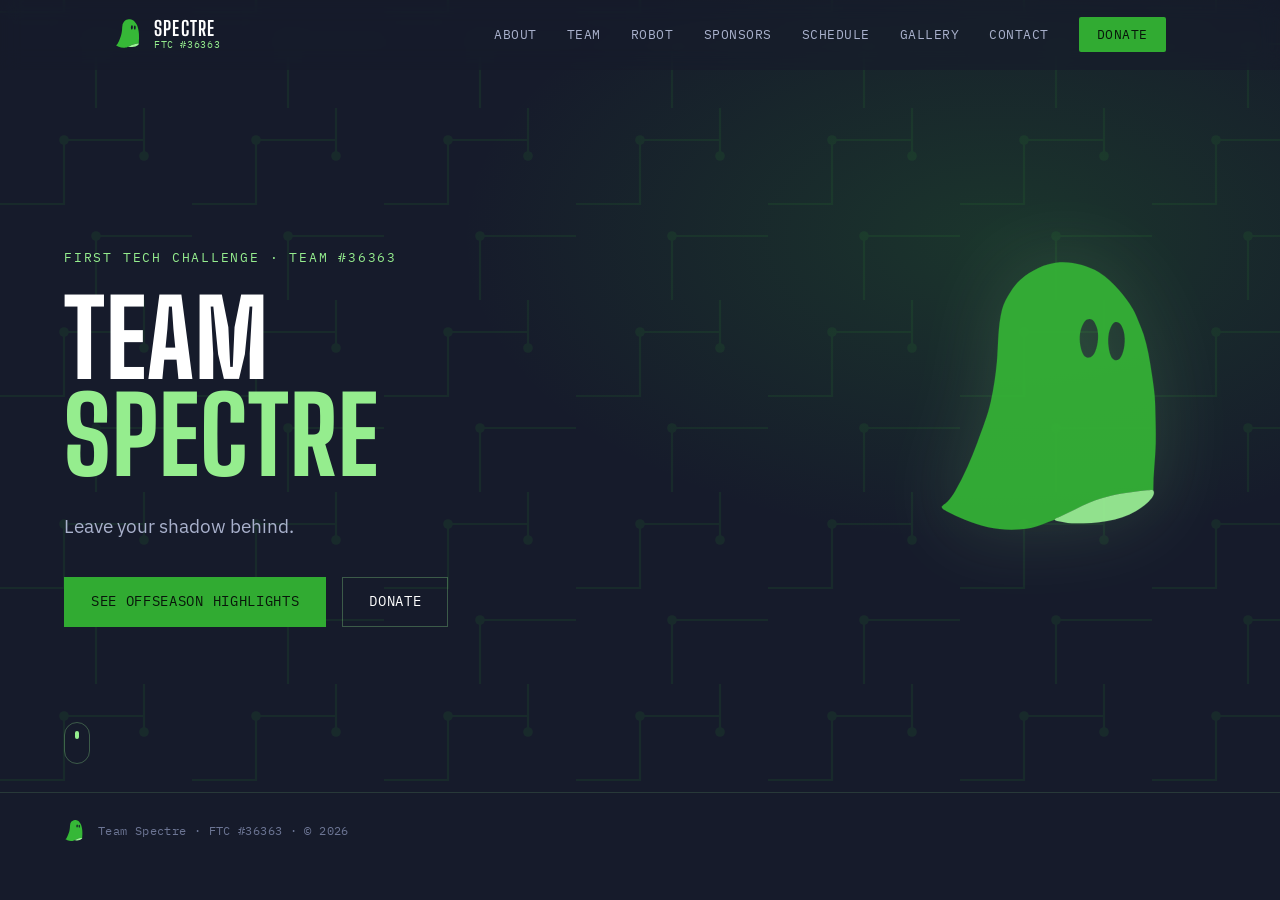
<file: team-spectre-website_2/index.html>
<!DOCTYPE html>
<html lang="en">
<head>
  <meta charset="UTF-8">
  <meta name="viewport" content="width=device-width, initial-scale=1.0">
  <title>Team Spectre | FTC #36363</title>
  <meta name="description" content="Team Spectre, FTC Team #36363. Follow our robot build, meet the team, and see how to sponsor or donate.">
  <meta name="theme-color" content="#161B2B">

  <!-- Open Graph (edit image/url once the site is live) -->
  <meta property="og:title" content="Team Spectre | FTC #36363">
  <meta property="og:description" content="Team Spectre, FTC Team #36363. Follow our robot build, meet the team, and see how to sponsor or donate.">
  <meta property="og:type" content="website">

  <link rel="icon" type="image/svg+xml" href="assets/logo.svg">

  <link rel="preconnect" href="https://fonts.googleapis.com">
  <link rel="preconnect" href="https://fonts.gstatic.com" crossorigin>
  <link href="https://fonts.googleapis.com/css2?family=Big+Shoulders+Display:wght@600;700;800&family=IBM+Plex+Mono:wght@400;500;600&family=IBM+Plex+Sans:wght@400;500;600&display=swap" rel="stylesheet">

  <link rel="stylesheet" href="css/styles.css">
</head>
<body>

  <a class="skip-link" href="#main">Skip to content</a>

  <!-- ============ NAV ============ -->
  <header class="site-header" id="site-header">
    <div class="nav-inner">
      <div class="brand">
        <a href="https://ftcscout.org/teams/36363" target="_blank" rel="noopener" aria-label="Team Spectre on FTC Scout">
          <img class="brand-logo" src="assets/logo.svg" alt="Team Spectre logo" width="34" height="35">
        </a>
        <a href="index.html">
          <span class="brand-text">
            <span class="brand-name">SPECTRE</span>
            <span class="brand-num">FTC&nbsp;#36363</span>
          </span>
        </a>
      </div>

      <nav class="primary-nav" aria-label="Primary">
        <ul>
          <li><a href="about.html" data-nav>About</a></li>
          <li><a href="team.html" data-nav>Team</a></li>
          <li><a href="robot.html" data-nav>Robot</a></li>
          <li><a href="sponsors.html" data-nav>Sponsors</a></li>
          <li><a href="schedule.html" data-nav>Schedule</a></li>
          <li><a href="gallery.html" data-nav>Gallery</a></li>
          <li><a href="contact.html" data-nav>Contact</a></li>
          <li><a href="donate.html" data-nav class="nav-cta">Donate</a></li>
        </ul>
      </nav>

      <button class="nav-toggle" id="nav-toggle" aria-label="Toggle menu" aria-expanded="false" aria-controls="mobile-nav">
        <span></span><span></span><span></span>
      </button>
    </div>

    <nav class="mobile-nav" id="mobile-nav" aria-label="Mobile">
      <ul>
        <li><a href="about.html" data-nav>About</a></li>
        <li><a href="team.html" data-nav>Team</a></li>
        <li><a href="robot.html" data-nav>Robot</a></li>
        <li><a href="sponsors.html" data-nav>Sponsors</a></li>
        <li><a href="schedule.html" data-nav>Schedule</a></li>
        <li><a href="gallery.html" data-nav>Gallery</a></li>
        <li><a href="contact.html" data-nav>Contact</a></li>
        <li><a href="donate.html" data-nav class="mobile-donate">Donate</a></li>
      </ul>
    </nav>
  </header>

  <main id="main">

    <section class="hero" id="home">
      <div class="circuit-field" aria-hidden="true">
        <svg viewBox="0 0 800 600" preserveAspectRatio="xMidYMid slice">
          <defs>
            <pattern id="circuit" width="120" height="120" patternUnits="userSpaceOnUse">
              <path d="M0 60 H40 V20 H90" fill="none" stroke="currentColor" stroke-width="1.4"/>
              <path d="M60 120 V80 H120" fill="none" stroke="currentColor" stroke-width="1.4"/>
              <path d="M90 0 V30" fill="none" stroke="currentColor" stroke-width="1.4"/>
              <circle cx="40" cy="20" r="3" fill="currentColor"/>
              <circle cx="90" cy="30" r="3" fill="currentColor"/>
              <circle cx="60" cy="80" r="3" fill="currentColor"/>
            </pattern>
          </defs>
          <rect width="800" height="600" fill="url(#circuit)"/>
        </svg>
      </div>

      <div class="cursor-glow" id="cursor-glow" aria-hidden="true"></div>

      <div class="hero-inner">
        <p class="eyebrow mono hero-in hero-in-1">FIRST TECH CHALLENGE &middot; TEAM #36363</p>
        <h1 class="hero-title">
          <span class="line-wrap"><span class="line hero-in hero-in-2">TEAM</span></span>
          <span class="line-wrap"><span class="line hero-in hero-in-3 is-accent">SPECTRE</span></span>
        </h1>
        <p class="hero-tagline hero-in hero-in-4">Leave your shadow behind.</p>
        <div class="hero-actions hero-in hero-in-5">
          <a href="robot.html" class="btn btn-primary" data-magnetic>See Offseason Highlights</a>
          <a href="donate.html" class="btn btn-ghost" data-magnetic>Donate</a>
        </div>
      </div>

      <div class="hero-mark hero-mark-in" aria-hidden="true">
        <img src="assets/logo.svg" alt="" width="280" height="290">
      </div>

      <a class="scroll-cue" href="about.html" aria-label="Go to About">
        <span></span>
      </a>
    </section>

  </main>

  <footer class="site-footer">
    <div class="footer-inner">
      <img src="assets/logo.svg" alt="" width="22" height="23">
      <p>Team Spectre &middot; FTC #36363 &middot; &copy; <span id="year"></span></p>
    </div>
  </footer>

  <script src="js/main.js"></script>
</body>
</html>
</file>
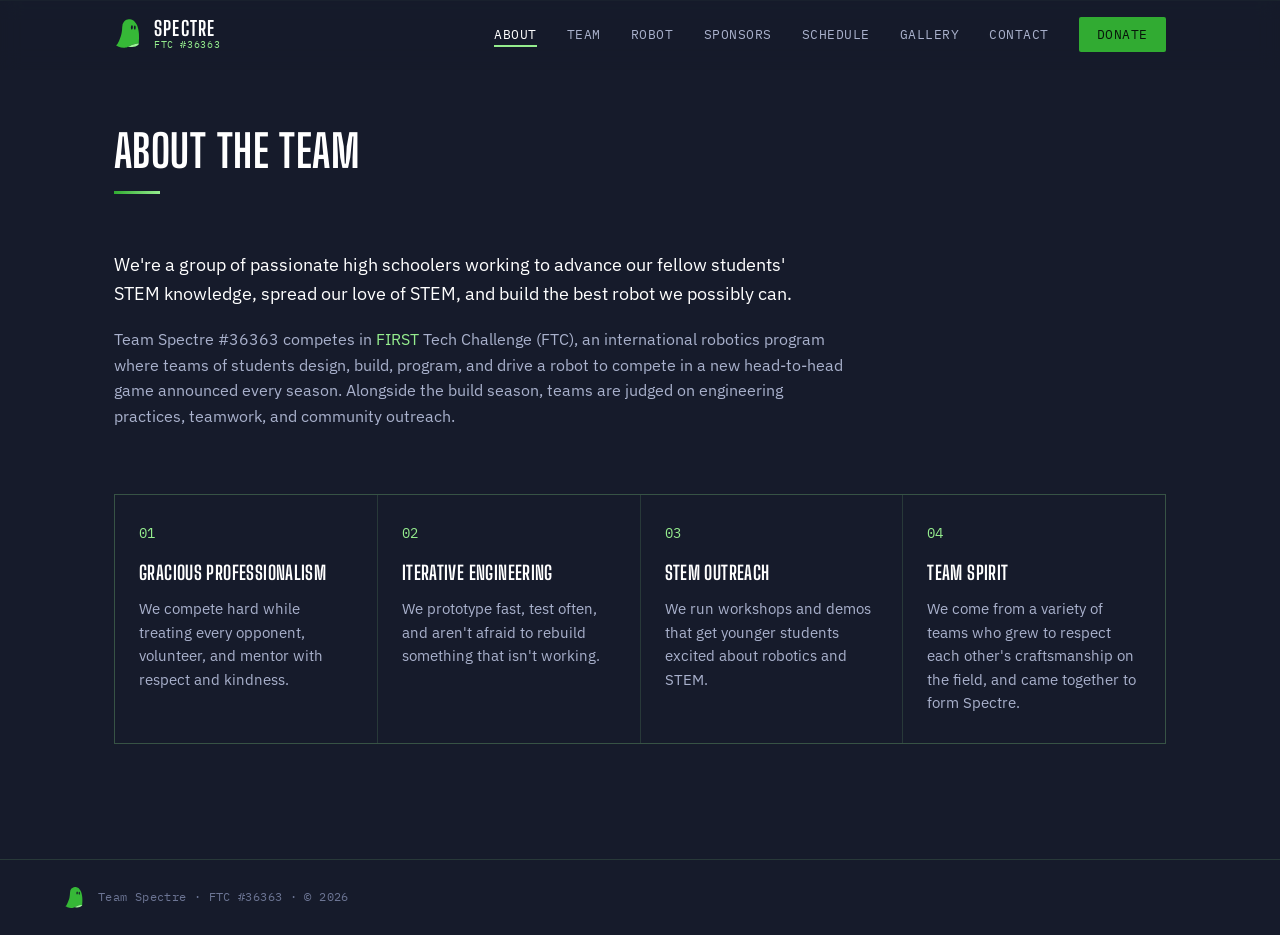
<file: team-spectre-website_2/about.html>
<!DOCTYPE html>
<html lang="en">
<head>
  <meta charset="UTF-8">
  <meta name="viewport" content="width=device-width, initial-scale=1.0">
  <title>About | Team Spectre</title>
  <meta name="description" content="Who Team Spectre is: our mission and the values that drive FTC Team #36363.">
  <meta name="theme-color" content="#161B2B">

  <!-- Open Graph (edit image/url once the site is live) -->
  <meta property="og:title" content="About | Team Spectre">
  <meta property="og:description" content="Who Team Spectre is: our mission and the values that drive FTC Team #36363.">
  <meta property="og:type" content="website">

  <link rel="icon" type="image/svg+xml" href="assets/logo.svg">

  <link rel="preconnect" href="https://fonts.googleapis.com">
  <link rel="preconnect" href="https://fonts.gstatic.com" crossorigin>
  <link href="https://fonts.googleapis.com/css2?family=Big+Shoulders+Display:wght@600;700;800&family=IBM+Plex+Mono:wght@400;500;600&family=IBM+Plex+Sans:wght@400;500;600&display=swap" rel="stylesheet">

  <link rel="stylesheet" href="css/styles.css">
</head>
<body>

  <a class="skip-link" href="#main">Skip to content</a>

  <!-- ============ NAV ============ -->
  <header class="site-header" id="site-header">
    <div class="nav-inner">
      <div class="brand">
        <a href="https://ftcscout.org/teams/36363" target="_blank" rel="noopener" aria-label="Team Spectre on FTC Scout">
          <img class="brand-logo" src="assets/logo.svg" alt="Team Spectre logo" width="34" height="35">
        </a>
        <a href="index.html">
          <span class="brand-text">
            <span class="brand-name">SPECTRE</span>
            <span class="brand-num">FTC&nbsp;#36363</span>
          </span>
        </a>
      </div>

      <nav class="primary-nav" aria-label="Primary">
        <ul>
          <li><a href="about.html" data-nav>About</a></li>
          <li><a href="team.html" data-nav>Team</a></li>
          <li><a href="robot.html" data-nav>Robot</a></li>
          <li><a href="sponsors.html" data-nav>Sponsors</a></li>
          <li><a href="schedule.html" data-nav>Schedule</a></li>
          <li><a href="gallery.html" data-nav>Gallery</a></li>
          <li><a href="contact.html" data-nav>Contact</a></li>
          <li><a href="donate.html" data-nav class="nav-cta">Donate</a></li>
        </ul>
      </nav>

      <button class="nav-toggle" id="nav-toggle" aria-label="Toggle menu" aria-expanded="false" aria-controls="mobile-nav">
        <span></span><span></span><span></span>
      </button>
    </div>

    <nav class="mobile-nav" id="mobile-nav" aria-label="Mobile">
      <ul>
        <li><a href="about.html" data-nav>About</a></li>
        <li><a href="team.html" data-nav>Team</a></li>
        <li><a href="robot.html" data-nav>Robot</a></li>
        <li><a href="sponsors.html" data-nav>Sponsors</a></li>
        <li><a href="schedule.html" data-nav>Schedule</a></li>
        <li><a href="gallery.html" data-nav>Gallery</a></li>
        <li><a href="contact.html" data-nav>Contact</a></li>
        <li><a href="donate.html" data-nav class="mobile-donate">Donate</a></li>
      </ul>
    </nav>
  </header>

  <main id="main">

    <section class="section" id="about">
      <div class="section-inner">
        <div class="section-head">
          <h2>About the Team</h2>
        </div>

        <div class="about-grid">
          <div class="about-copy">
            <p class="lede">We're a group of passionate high schoolers working to advance our fellow students' STEM knowledge, spread our love of STEM, and build the best robot we possibly can.</p>
            <p>Team Spectre #36363 competes in <em>FIRST</em> Tech Challenge (FTC), an international robotics program where teams of students design, build, program, and drive a robot to compete in a new head-to-head game announced every season. Alongside the build season, teams are judged on engineering practices, teamwork, and community outreach.</p>
          </div>

        </div>

        <div class="values-grid">
          <article class="value-card">
            <span class="values-index mono">01</span>
            <h3>Gracious Professionalism</h3>
            <p>We compete hard while treating every opponent, volunteer, and mentor with respect and kindness.</p>
          </article>
          <article class="value-card">
            <span class="values-index mono">02</span>
            <h3>Iterative Engineering</h3>
            <p>We prototype fast, test often, and aren't afraid to rebuild something that isn't working.</p>
          </article>
          <article class="value-card">
            <span class="values-index mono">03</span>
            <h3>STEM Outreach</h3>
            <p>We run workshops and demos that get younger students excited about robotics and STEM.</p>
          </article>
          <article class="value-card">
            <span class="values-index mono">04</span>
            <h3>Team Spirit</h3>
            <p>We come from a variety of teams who grew to respect each other's craftsmanship on the field, and came together to form Spectre.</p>
          </article>
        </div>
      </div>
    </section>

  </main>

  <footer class="site-footer">
    <div class="footer-inner">
      <img src="assets/logo.svg" alt="" width="22" height="23">
      <p>Team Spectre &middot; FTC #36363 &middot; &copy; <span id="year"></span></p>
    </div>
  </footer>

  <script src="js/main.js"></script>
</body>
</html>
</file>
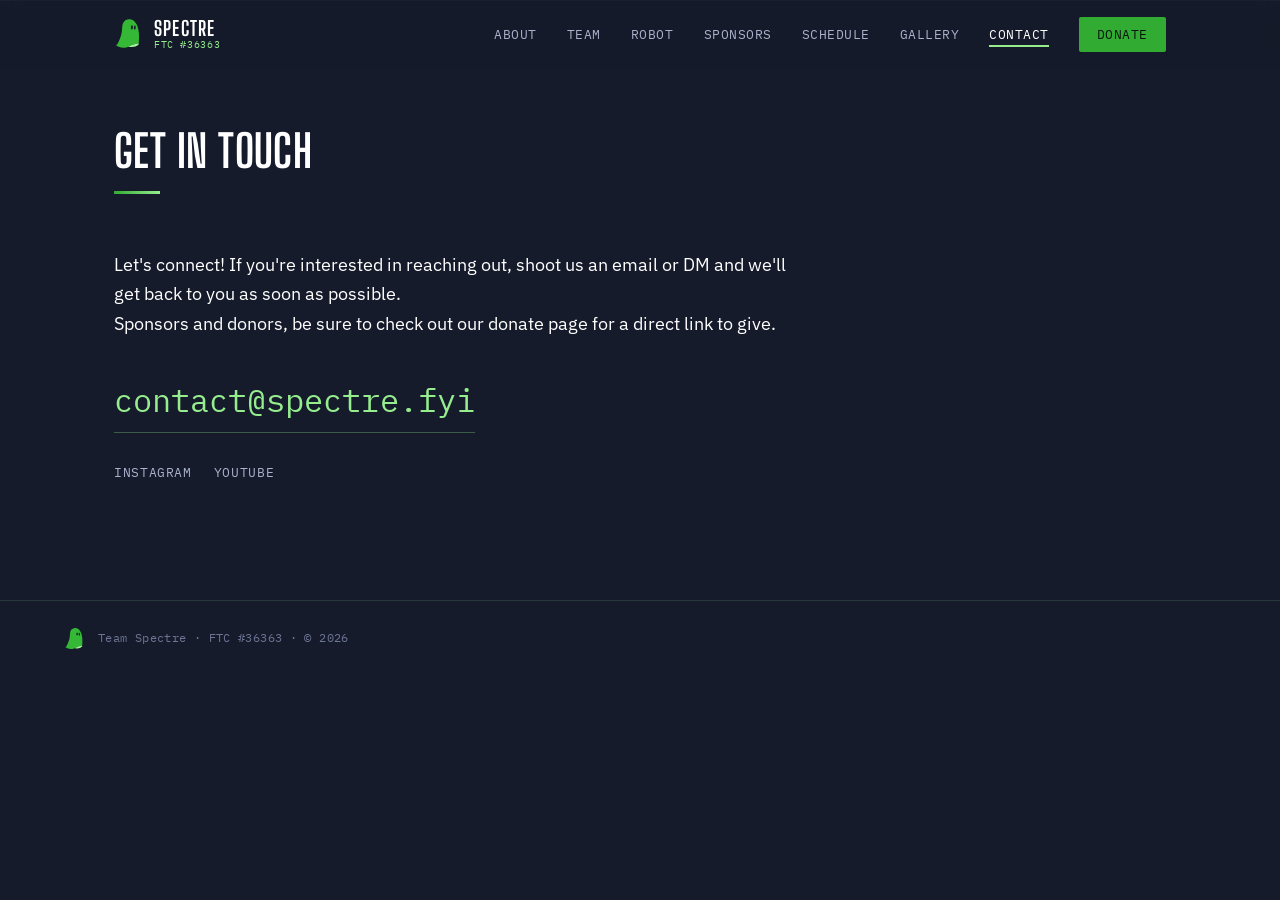
<file: team-spectre-website_2/contact.html>
<!DOCTYPE html>
<html lang="en">
<head>
  <meta charset="UTF-8">
  <meta name="viewport" content="width=device-width, initial-scale=1.0">
  <title>Contact | Team Spectre</title>
  <meta name="description" content="Get in touch with FTC Team Spectre #36363.">
  <meta name="theme-color" content="#161B2B">

  <!-- Open Graph (edit image/url once the site is live) -->
  <meta property="og:title" content="Contact | Team Spectre">
  <meta property="og:description" content="Get in touch with FTC Team Spectre #36363.">
  <meta property="og:type" content="website">

  <link rel="icon" type="image/svg+xml" href="assets/logo.svg">

  <link rel="preconnect" href="https://fonts.googleapis.com">
  <link rel="preconnect" href="https://fonts.gstatic.com" crossorigin>
  <link href="https://fonts.googleapis.com/css2?family=Big+Shoulders+Display:wght@600;700;800&family=IBM+Plex+Mono:wght@400;500;600&family=IBM+Plex+Sans:wght@400;500;600&display=swap" rel="stylesheet">

  <link rel="stylesheet" href="css/styles.css">
</head>
<body>

  <a class="skip-link" href="#main">Skip to content</a>

  <!-- ============ NAV ============ -->
  <header class="site-header" id="site-header">
    <div class="nav-inner">
      <div class="brand">
        <a href="https://ftcscout.org/teams/36363" target="_blank" rel="noopener" aria-label="Team Spectre on FTC Scout">
          <img class="brand-logo" src="assets/logo.svg" alt="Team Spectre logo" width="34" height="35">
        </a>
        <a href="index.html">
          <span class="brand-text">
            <span class="brand-name">SPECTRE</span>
            <span class="brand-num">FTC&nbsp;#36363</span>
          </span>
        </a>
      </div>

      <nav class="primary-nav" aria-label="Primary">
        <ul>
          <li><a href="about.html" data-nav>About</a></li>
          <li><a href="team.html" data-nav>Team</a></li>
          <li><a href="robot.html" data-nav>Robot</a></li>
          <li><a href="sponsors.html" data-nav>Sponsors</a></li>
          <li><a href="schedule.html" data-nav>Schedule</a></li>
          <li><a href="gallery.html" data-nav>Gallery</a></li>
          <li><a href="contact.html" data-nav>Contact</a></li>
          <li><a href="donate.html" data-nav class="nav-cta">Donate</a></li>
        </ul>
      </nav>

      <button class="nav-toggle" id="nav-toggle" aria-label="Toggle menu" aria-expanded="false" aria-controls="mobile-nav">
        <span></span><span></span><span></span>
      </button>
    </div>

    <nav class="mobile-nav" id="mobile-nav" aria-label="Mobile">
      <ul>
        <li><a href="about.html" data-nav>About</a></li>
        <li><a href="team.html" data-nav>Team</a></li>
        <li><a href="robot.html" data-nav>Robot</a></li>
        <li><a href="sponsors.html" data-nav>Sponsors</a></li>
        <li><a href="schedule.html" data-nav>Schedule</a></li>
        <li><a href="gallery.html" data-nav>Gallery</a></li>
        <li><a href="contact.html" data-nav>Contact</a></li>
        <li><a href="donate.html" data-nav class="mobile-donate">Donate</a></li>
      </ul>
    </nav>
  </header>

  <main id="main">

    <section class="section" id="contact">
      <div class="section-inner">
        <div class="section-head">
          <h2>Get In Touch</h2>
        </div>

        <div class="contact-grid">
          <div>
            <p class="lede">Let's connect! If you're interested in reaching out, shoot us an email or DM and we'll get back to you as soon as possible. <br>Sponsors and donors, be sure to check out our donate page for a direct link to give.</p>
            <a class="contact-email mono" href="mailto:contact@spectre.fyi">contact@spectre.fyi</a>
            <ul class="social-list">
              <li><a href="https://instagram.com/spectre.36363" target="_blank" rel="noopener" aria-label="Instagram">Instagram</a></li>
              <li><a href="#" aria-label="YouTube (coming soon)">YouTube</a></li>
            </ul>
          </div>
        </div>
      </div>
    </section>

  </main>

  <footer class="site-footer">
    <div class="footer-inner">
      <img src="assets/logo.svg" alt="" width="22" height="23">
      <p>Team Spectre &middot; FTC #36363 &middot; &copy; <span id="year"></span></p>
    </div>
  </footer>

  <script src="js/main.js"></script>
</body>
</html>
</file>
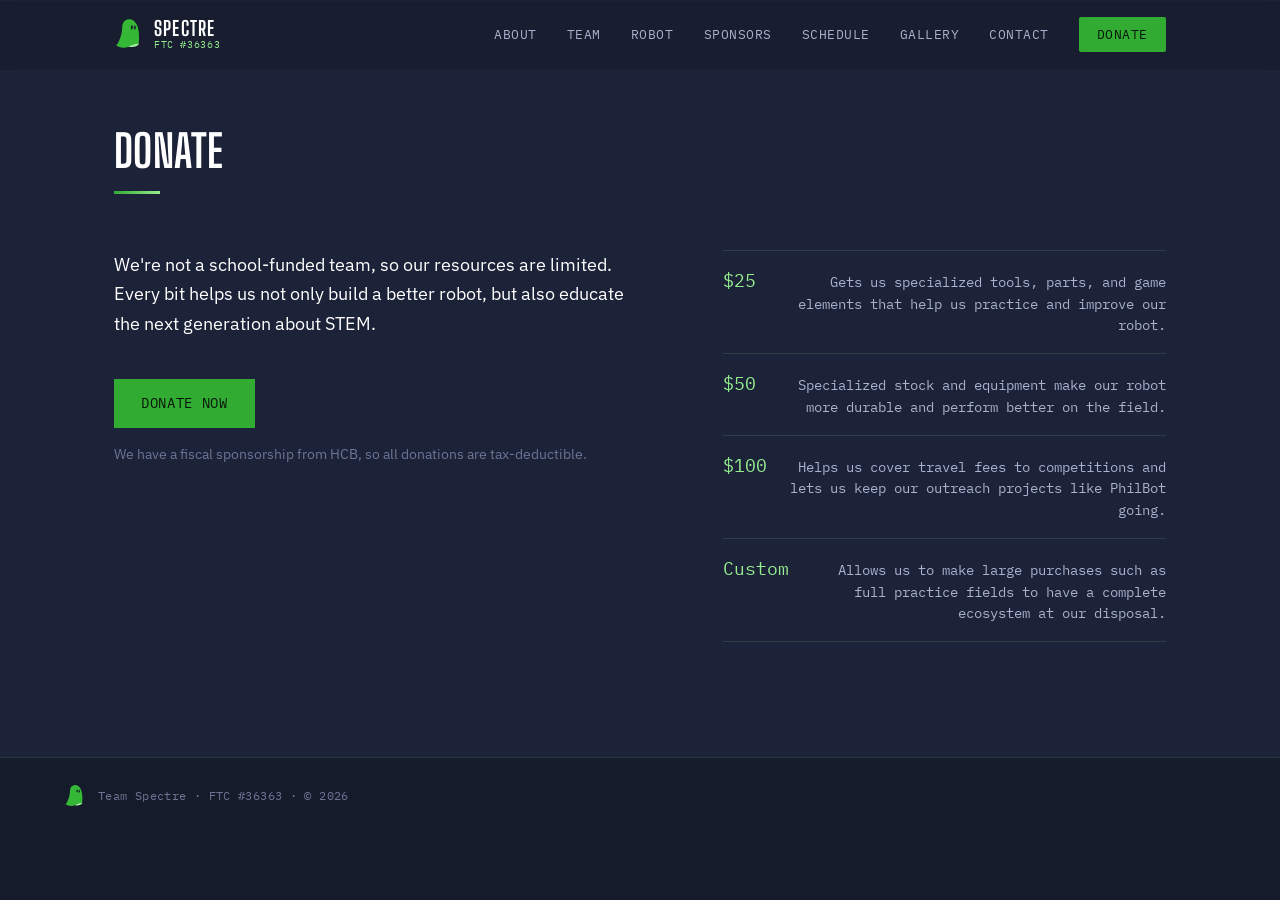
<file: team-spectre-website_2/donate.html>
<!DOCTYPE html>
<html lang="en">
<head>
  <meta charset="UTF-8">
  <meta name="viewport" content="width=device-width, initial-scale=1.0">
  <title>Donate | Team Spectre</title>
  <meta name="description" content="Donate to FTC Team Spectre #36363 and help fund parts, travel, and STEM outreach.">
  <meta name="theme-color" content="#161B2B">

  <!-- Open Graph (edit image/url once the site is live) -->
  <meta property="og:title" content="Donate | Team Spectre">
  <meta property="og:description" content="Donate to FTC Team Spectre #36363 and help fund parts, travel, and STEM outreach.">
  <meta property="og:type" content="website">

  <link rel="icon" type="image/svg+xml" href="assets/logo.svg">

  <link rel="preconnect" href="https://fonts.googleapis.com">
  <link rel="preconnect" href="https://fonts.gstatic.com" crossorigin>
  <link href="https://fonts.googleapis.com/css2?family=Big+Shoulders+Display:wght@600;700;800&family=IBM+Plex+Mono:wght@400;500;600&family=IBM+Plex+Sans:wght@400;500;600&display=swap" rel="stylesheet">

  <link rel="stylesheet" href="css/styles.css">
</head>
<body>

  <a class="skip-link" href="#main">Skip to content</a>

  <!-- ============ NAV ============ -->
  <header class="site-header" id="site-header">
    <div class="nav-inner">
      <div class="brand">
        <a href="https://ftcscout.org/teams/36363" target="_blank" rel="noopener" aria-label="Team Spectre on FTC Scout">
          <img class="brand-logo" src="assets/logo.svg" alt="Team Spectre logo" width="34" height="35">
        </a>
        <a href="index.html">
          <span class="brand-text">
            <span class="brand-name">SPECTRE</span>
            <span class="brand-num">FTC&nbsp;#36363</span>
          </span>
        </a>
      </div>

      <nav class="primary-nav" aria-label="Primary">
        <ul>
          <li><a href="about.html" data-nav>About</a></li>
          <li><a href="team.html" data-nav>Team</a></li>
          <li><a href="robot.html" data-nav>Robot</a></li>
          <li><a href="sponsors.html" data-nav>Sponsors</a></li>
          <li><a href="schedule.html" data-nav>Schedule</a></li>
          <li><a href="gallery.html" data-nav>Gallery</a></li>
          <li><a href="contact.html" data-nav>Contact</a></li>
          <li><a href="donate.html" data-nav class="nav-cta">Donate</a></li>
        </ul>
      </nav>

      <button class="nav-toggle" id="nav-toggle" aria-label="Toggle menu" aria-expanded="false" aria-controls="mobile-nav">
        <span></span><span></span><span></span>
      </button>
    </div>

    <nav class="mobile-nav" id="mobile-nav" aria-label="Mobile">
      <ul>
        <li><a href="about.html" data-nav>About</a></li>
        <li><a href="team.html" data-nav>Team</a></li>
        <li><a href="robot.html" data-nav>Robot</a></li>
        <li><a href="sponsors.html" data-nav>Sponsors</a></li>
        <li><a href="schedule.html" data-nav>Schedule</a></li>
        <li><a href="gallery.html" data-nav>Gallery</a></li>
        <li><a href="contact.html" data-nav>Contact</a></li>
        <li><a href="donate.html" data-nav class="mobile-donate">Donate</a></li>
      </ul>
    </nav>
  </header>

  <main id="main">

    <section class="section section-alt" id="donate">
      <div class="section-inner">
        <div class="section-head">
          <h2>Donate</h2>
        </div>

        <div class="donate-grid">
          <div class="donate-copy">
            <p class="lede">We're not a school-funded team, so our resources are limited. Every bit helps us not only build a better robot, but also educate the next generation about STEM.</p>
            <a href="https://hcb.hackclub.com/donations/start/spectre" class="btn btn-primary" data-magnetic target="_blank" rel="noopener">Donate Now</a>
            <p class="donate-note">We have a fiscal sponsorship from HCB, so all donations are tax-deductible.</p>
          </div>

          <ul class="donate-tiers mono">
            <li><span class="donate-amount">$25</span><span class="donate-impact">Gets us specialized tools, parts, and game elements that help us practice and improve our robot.</span></li>
            <li><span class="donate-amount">$50</span><span class="donate-impact">Specialized stock and equipment make our robot more durable and perform better on the field.</span></li>
            <li><span class="donate-amount">$100</span><span class="donate-impact">Helps us cover travel fees to competitions and lets us keep our outreach projects like PhilBot going.</span></li>
            <li><span class="donate-amount">Custom</span><span class="donate-impact">Allows us to make large purchases such as full practice fields to have a complete ecosystem at our disposal.</span></li>
          </ul>
        </div>
      </div>
    </section>

  </main>

  <footer class="site-footer">
    <div class="footer-inner">
      <img src="assets/logo.svg" alt="" width="22" height="23">
      <p>Team Spectre &middot; FTC #36363 &middot; &copy; <span id="year"></span></p>
    </div>
  </footer>

  <script src="js/main.js"></script>
</body>
</html>
</file>
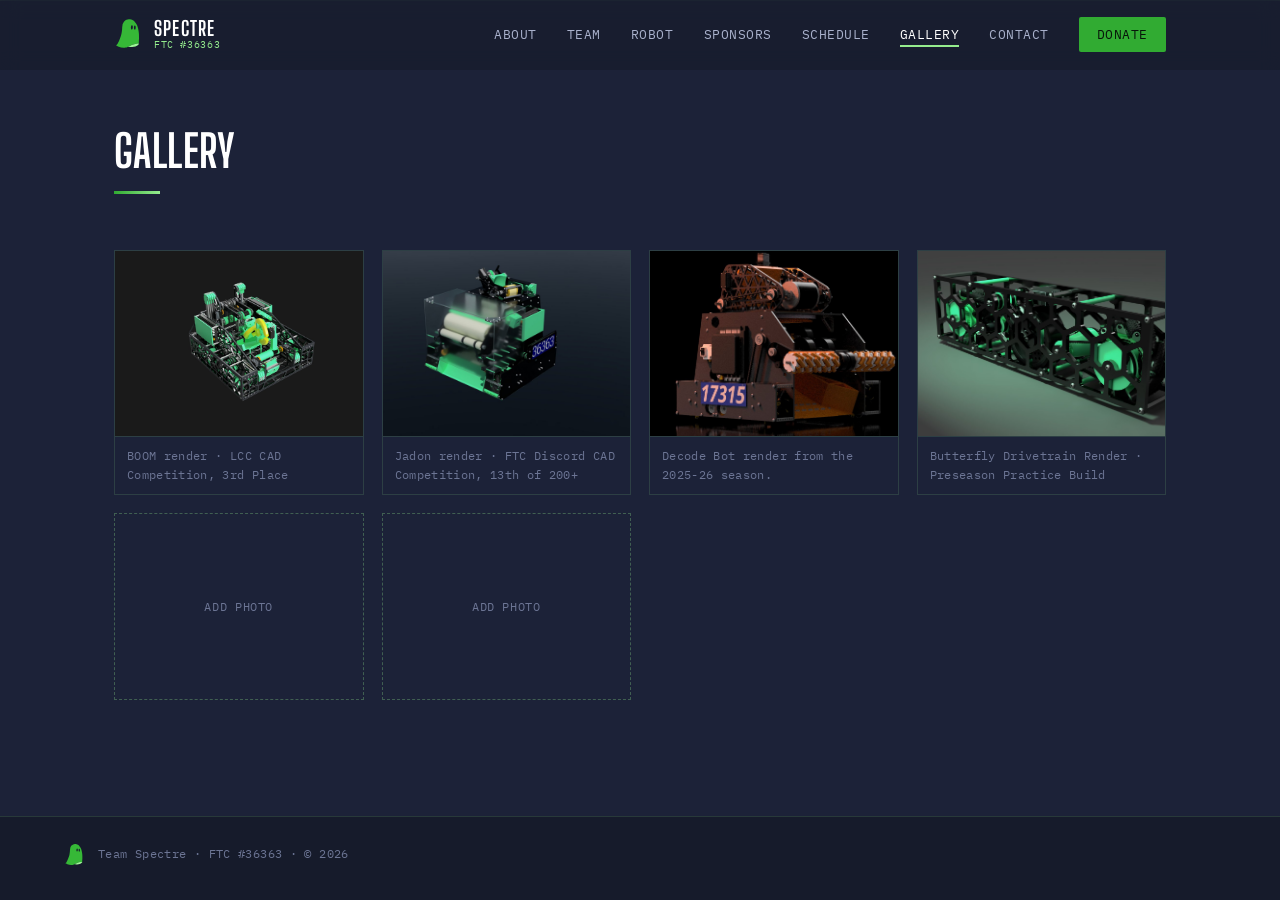
<file: team-spectre-website_2/gallery.html>
<!DOCTYPE html>
<html lang="en">
<head>
  <meta charset="UTF-8">
  <meta name="viewport" content="width=device-width, initial-scale=1.0">
  <title>Gallery | Team Spectre</title>
  <meta name="description" content="Photos of FTC Team Spectre #36363's robots and builds.">
  <meta name="theme-color" content="#161B2B">

  <!-- Open Graph (edit image/url once the site is live) -->
  <meta property="og:title" content="Gallery | Team Spectre">
  <meta property="og:description" content="Photos of FTC Team Spectre #36363's robots and builds.">
  <meta property="og:type" content="website">

  <link rel="icon" type="image/svg+xml" href="assets/logo.svg">

  <link rel="preconnect" href="https://fonts.googleapis.com">
  <link rel="preconnect" href="https://fonts.gstatic.com" crossorigin>
  <link href="https://fonts.googleapis.com/css2?family=Big+Shoulders+Display:wght@600;700;800&family=IBM+Plex+Mono:wght@400;500;600&family=IBM+Plex+Sans:wght@400;500;600&display=swap" rel="stylesheet">

  <link rel="stylesheet" href="css/styles.css">
</head>
<body>

  <a class="skip-link" href="#main">Skip to content</a>

  <!-- ============ NAV ============ -->
  <header class="site-header" id="site-header">
    <div class="nav-inner">
      <div class="brand">
        <a href="https://ftcscout.org/teams/36363" target="_blank" rel="noopener" aria-label="Team Spectre on FTC Scout">
          <img class="brand-logo" src="assets/logo.svg" alt="Team Spectre logo" width="34" height="35">
        </a>
        <a href="index.html">
          <span class="brand-text">
            <span class="brand-name">SPECTRE</span>
            <span class="brand-num">FTC&nbsp;#36363</span>
          </span>
        </a>
      </div>

      <nav class="primary-nav" aria-label="Primary">
        <ul>
          <li><a href="about.html" data-nav>About</a></li>
          <li><a href="team.html" data-nav>Team</a></li>
          <li><a href="robot.html" data-nav>Robot</a></li>
          <li><a href="sponsors.html" data-nav>Sponsors</a></li>
          <li><a href="schedule.html" data-nav>Schedule</a></li>
          <li><a href="gallery.html" data-nav>Gallery</a></li>
          <li><a href="contact.html" data-nav>Contact</a></li>
          <li><a href="donate.html" data-nav class="nav-cta">Donate</a></li>
        </ul>
      </nav>

      <button class="nav-toggle" id="nav-toggle" aria-label="Toggle menu" aria-expanded="false" aria-controls="mobile-nav">
        <span></span><span></span><span></span>
      </button>
    </div>

    <nav class="mobile-nav" id="mobile-nav" aria-label="Mobile">
      <ul>
        <li><a href="about.html" data-nav>About</a></li>
        <li><a href="team.html" data-nav>Team</a></li>
        <li><a href="robot.html" data-nav>Robot</a></li>
        <li><a href="sponsors.html" data-nav>Sponsors</a></li>
        <li><a href="schedule.html" data-nav>Schedule</a></li>
        <li><a href="gallery.html" data-nav>Gallery</a></li>
        <li><a href="contact.html" data-nav>Contact</a></li>
        <li><a href="donate.html" data-nav class="mobile-donate">Donate</a></li>
      </ul>
    </nav>
  </header>

  <main id="main">

    <section class="section section-alt" id="gallery">
      <div class="section-inner">
        <div class="section-head">
          <h2>Gallery</h2>
        </div>

        <!-- EDIT: replace remaining slots with an <img> once you have more photos -->
        <div class="gallery-grid">
          <figure class="gallery-item">
            <img src="assets/robot/boom-bot-unextended.jpg" alt="BOOM bot with its lift retracted" loading="lazy">
            <figcaption>BOOM render &middot; LCC CAD Competition, 3rd Place</figcaption>
          </figure>
          <figure class="gallery-item">
            <img src="assets/robot/jadon-bot.jpg" alt="Jadon bot in its starting configuration" loading="lazy">
            <figcaption>Jadon render &middot; FTC Discord CAD Competition, 13th of 200+</figcaption>
          </figure>
          <figure class="gallery-item">
            <img src="assets/robot/decode-bot.jpg" alt="Decode bot" loading="lazy">
            <figcaption>Decode Bot render from the 2025-26 season.</figcaption>
          </figure>
          <figure class="gallery-item">
            <img src="assets/robot/butterfly-drivetrain.jpg" alt="Bare motor butterfly drivetrain built for practice" loading="lazy">
            <figcaption>Butterfly Drivetrain Render &middot; Preseason Practice Build</figcaption>
          </figure>
          <div class="gallery-slot"><span>Add Photo</span></div>
          <div class="gallery-slot"><span>Add Photo</span></div>
        </div>
      </div>
    </section>

  </main>

  <footer class="site-footer">
    <div class="footer-inner">
      <img src="assets/logo.svg" alt="" width="22" height="23">
      <p>Team Spectre &middot; FTC #36363 &middot; &copy; <span id="year"></span></p>
    </div>
  </footer>

  <script src="js/main.js"></script>
</body>
</html>
</file>
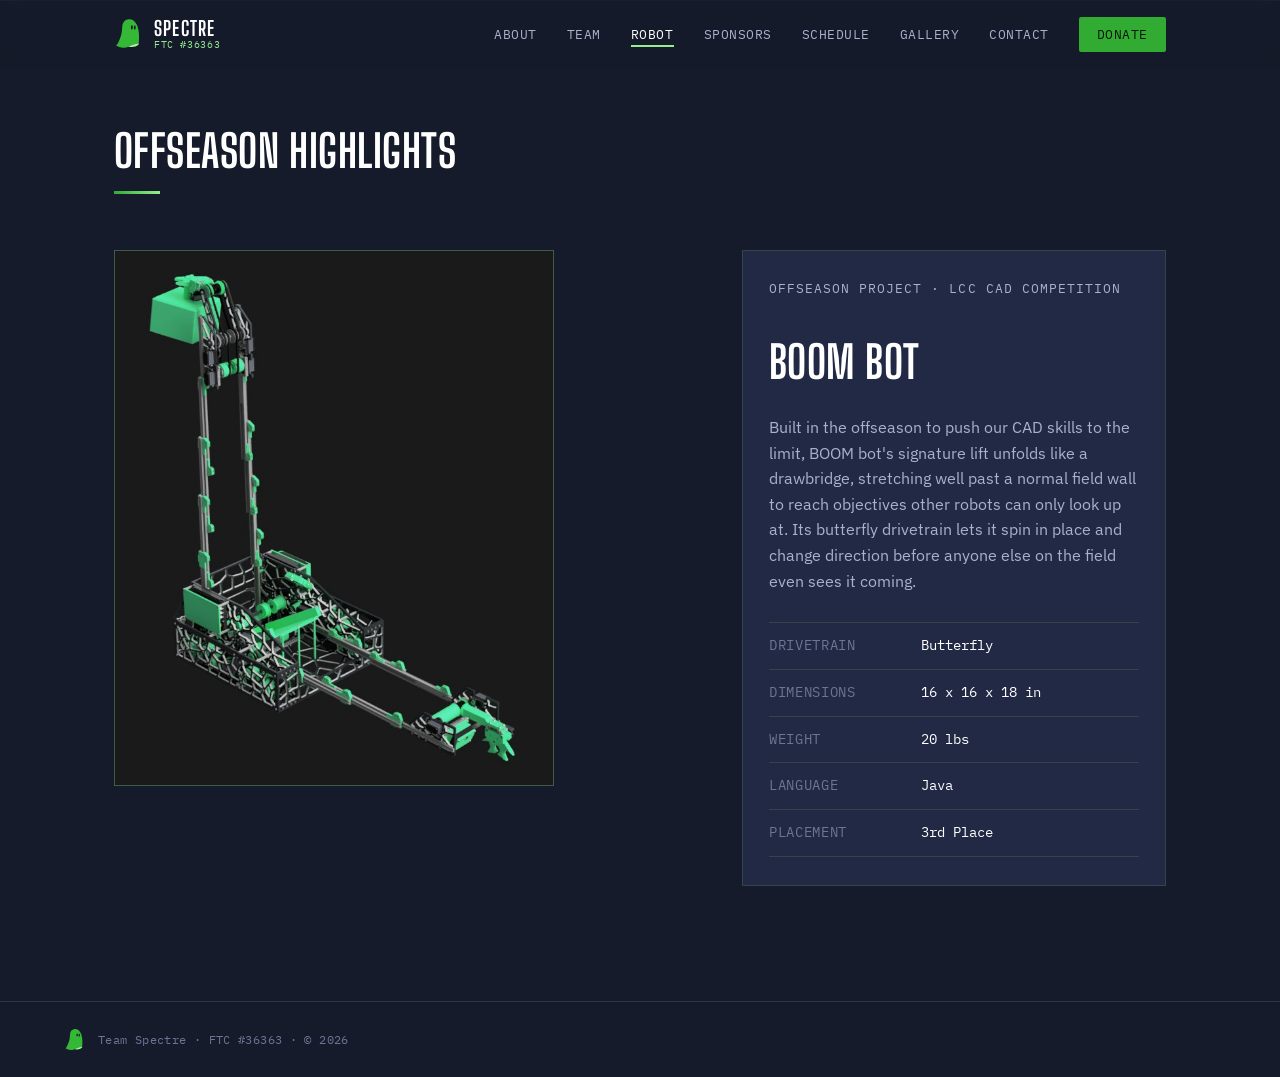
<file: team-spectre-website_2/robot.html>
<!DOCTYPE html>
<html lang="en">
<head>
  <meta charset="UTF-8">
  <meta name="viewport" content="width=device-width, initial-scale=1.0">
  <title>Offseason Highlights | Team Spectre</title>
  <meta name="description" content="BOOM bot and other offseason builds from FTC Team Spectre #36363.">
  <meta name="theme-color" content="#161B2B">

  <!-- Open Graph (edit image/url once the site is live) -->
  <meta property="og:title" content="Offseason Highlights | Team Spectre">
  <meta property="og:description" content="BOOM bot and other offseason builds from FTC Team Spectre #36363.">
  <meta property="og:type" content="website">

  <link rel="icon" type="image/svg+xml" href="assets/logo.svg">

  <link rel="preconnect" href="https://fonts.googleapis.com">
  <link rel="preconnect" href="https://fonts.gstatic.com" crossorigin>
  <link href="https://fonts.googleapis.com/css2?family=Big+Shoulders+Display:wght@600;700;800&family=IBM+Plex+Mono:wght@400;500;600&family=IBM+Plex+Sans:wght@400;500;600&display=swap" rel="stylesheet">

  <link rel="stylesheet" href="css/styles.css">
</head>
<body>

  <a class="skip-link" href="#main">Skip to content</a>

  <!-- ============ NAV ============ -->
  <header class="site-header" id="site-header">
    <div class="nav-inner">
      <div class="brand">
        <a href="https://ftcscout.org/teams/36363" target="_blank" rel="noopener" aria-label="Team Spectre on FTC Scout">
          <img class="brand-logo" src="assets/logo.svg" alt="Team Spectre logo" width="34" height="35">
        </a>
        <a href="index.html">
          <span class="brand-text">
            <span class="brand-name">SPECTRE</span>
            <span class="brand-num">FTC&nbsp;#36363</span>
          </span>
        </a>
      </div>

      <nav class="primary-nav" aria-label="Primary">
        <ul>
          <li><a href="about.html" data-nav>About</a></li>
          <li><a href="team.html" data-nav>Team</a></li>
          <li><a href="robot.html" data-nav>Robot</a></li>
          <li><a href="sponsors.html" data-nav>Sponsors</a></li>
          <li><a href="schedule.html" data-nav>Schedule</a></li>
          <li><a href="gallery.html" data-nav>Gallery</a></li>
          <li><a href="contact.html" data-nav>Contact</a></li>
          <li><a href="donate.html" data-nav class="nav-cta">Donate</a></li>
        </ul>
      </nav>

      <button class="nav-toggle" id="nav-toggle" aria-label="Toggle menu" aria-expanded="false" aria-controls="mobile-nav">
        <span></span><span></span><span></span>
      </button>
    </div>

    <nav class="mobile-nav" id="mobile-nav" aria-label="Mobile">
      <ul>
        <li><a href="about.html" data-nav>About</a></li>
        <li><a href="team.html" data-nav>Team</a></li>
        <li><a href="robot.html" data-nav>Robot</a></li>
        <li><a href="sponsors.html" data-nav>Sponsors</a></li>
        <li><a href="schedule.html" data-nav>Schedule</a></li>
        <li><a href="gallery.html" data-nav>Gallery</a></li>
        <li><a href="contact.html" data-nav>Contact</a></li>
        <li><a href="donate.html" data-nav class="mobile-donate">Donate</a></li>
      </ul>
    </nav>
  </header>

  <main id="main">

    <section class="section" id="robot">
      <div class="section-inner">
        <div class="section-head">
          <h2>Offseason Highlights</h2>
        </div>

        <div class="robot-grid">
          <div class="robot-photo-col">
            <img class="robot-photo" src="assets/robot/boom-bot-extended.jpg" alt="BOOM bot with its lift fully extended and claw open at the top" width="669" height="816">
          </div>

          <div class="robot-specs-card">
            <p class="season-tag mono">OFFSEASON PROJECT &middot; LCC CAD COMPETITION</p>
            <h3 class="robot-name">BOOM Bot</h3>
            <p>Built in the offseason to push our CAD skills to the limit, BOOM bot's signature lift unfolds like a drawbridge, stretching well past a normal field wall to reach objectives other robots can only look up at. Its butterfly drivetrain lets it spin in place and change direction before anyone else on the field even sees it coming.</p>

            <dl class="spec-sheet mono">
              <div><dt>Drivetrain</dt><dd>Butterfly</dd></div>
              <div><dt>Dimensions</dt><dd>16 x 16 x 18 in</dd></div>
              <div><dt>Weight</dt><dd>20 lbs</dd></div>
              <div><dt>Language</dt><dd>Java</dd></div>
              <div><dt>Placement</dt><dd>3rd Place</dd></div>
            </dl>
          </div>
        </div>
      </div>
    </section>

  </main>

  <footer class="site-footer">
    <div class="footer-inner">
      <img src="assets/logo.svg" alt="" width="22" height="23">
      <p>Team Spectre &middot; FTC #36363 &middot; &copy; <span id="year"></span></p>
    </div>
  </footer>

  <script src="js/main.js"></script>
</body>
</html>
</file>
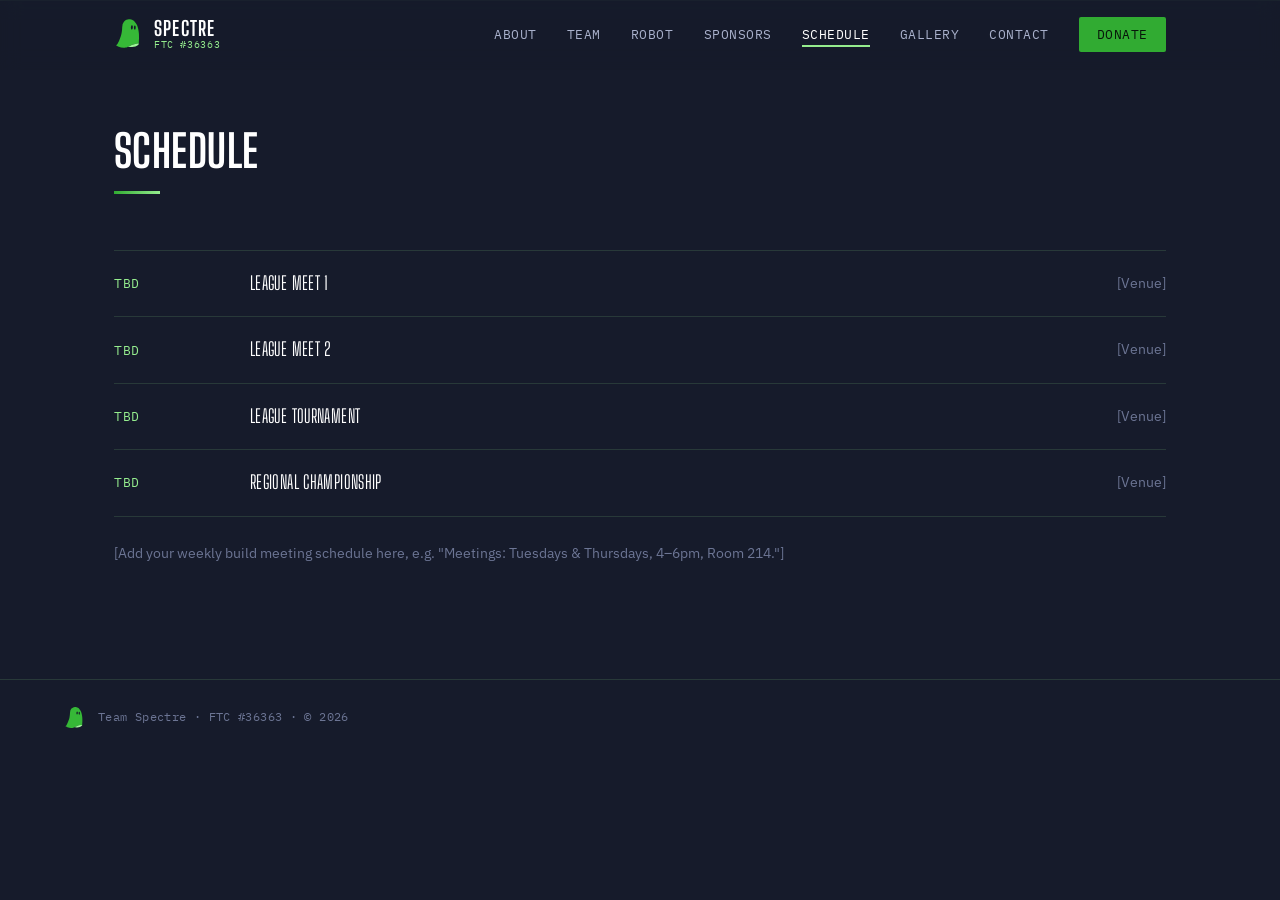
<file: team-spectre-website_2/schedule.html>
<!DOCTYPE html>
<html lang="en">
<head>
  <meta charset="UTF-8">
  <meta name="viewport" content="width=device-width, initial-scale=1.0">
  <title>Schedule | Team Spectre</title>
  <meta name="description" content="Upcoming meets, tournaments, and meeting times for FTC Team Spectre #36363.">
  <meta name="theme-color" content="#161B2B">

  <!-- Open Graph (edit image/url once the site is live) -->
  <meta property="og:title" content="Schedule | Team Spectre">
  <meta property="og:description" content="Upcoming meets, tournaments, and meeting times for FTC Team Spectre #36363.">
  <meta property="og:type" content="website">

  <link rel="icon" type="image/svg+xml" href="assets/logo.svg">

  <link rel="preconnect" href="https://fonts.googleapis.com">
  <link rel="preconnect" href="https://fonts.gstatic.com" crossorigin>
  <link href="https://fonts.googleapis.com/css2?family=Big+Shoulders+Display:wght@600;700;800&family=IBM+Plex+Mono:wght@400;500;600&family=IBM+Plex+Sans:wght@400;500;600&display=swap" rel="stylesheet">

  <link rel="stylesheet" href="css/styles.css">
</head>
<body>

  <a class="skip-link" href="#main">Skip to content</a>

  <!-- ============ NAV ============ -->
  <header class="site-header" id="site-header">
    <div class="nav-inner">
      <div class="brand">
        <a href="https://ftcscout.org/teams/36363" target="_blank" rel="noopener" aria-label="Team Spectre on FTC Scout">
          <img class="brand-logo" src="assets/logo.svg" alt="Team Spectre logo" width="34" height="35">
        </a>
        <a href="index.html">
          <span class="brand-text">
            <span class="brand-name">SPECTRE</span>
            <span class="brand-num">FTC&nbsp;#36363</span>
          </span>
        </a>
      </div>

      <nav class="primary-nav" aria-label="Primary">
        <ul>
          <li><a href="about.html" data-nav>About</a></li>
          <li><a href="team.html" data-nav>Team</a></li>
          <li><a href="robot.html" data-nav>Robot</a></li>
          <li><a href="sponsors.html" data-nav>Sponsors</a></li>
          <li><a href="schedule.html" data-nav>Schedule</a></li>
          <li><a href="gallery.html" data-nav>Gallery</a></li>
          <li><a href="contact.html" data-nav>Contact</a></li>
          <li><a href="donate.html" data-nav class="nav-cta">Donate</a></li>
        </ul>
      </nav>

      <button class="nav-toggle" id="nav-toggle" aria-label="Toggle menu" aria-expanded="false" aria-controls="mobile-nav">
        <span></span><span></span><span></span>
      </button>
    </div>

    <nav class="mobile-nav" id="mobile-nav" aria-label="Mobile">
      <ul>
        <li><a href="about.html" data-nav>About</a></li>
        <li><a href="team.html" data-nav>Team</a></li>
        <li><a href="robot.html" data-nav>Robot</a></li>
        <li><a href="sponsors.html" data-nav>Sponsors</a></li>
        <li><a href="schedule.html" data-nav>Schedule</a></li>
        <li><a href="gallery.html" data-nav>Gallery</a></li>
        <li><a href="contact.html" data-nav>Contact</a></li>
        <li><a href="donate.html" data-nav class="mobile-donate">Donate</a></li>
      </ul>
    </nav>
  </header>

  <main id="main">

    <section class="section" id="schedule">
      <div class="section-inner">
        <div class="section-head">
          <h2>Schedule</h2>
        </div>

        <!-- EDIT: replace with your real dates once confirmed -->
        <ul class="event-list">
          <li>
            <span class="event-date mono">TBD</span>
            <span class="event-name">League Meet 1</span>
            <span class="event-loc">[Venue]</span>
          </li>
          <li>
            <span class="event-date mono">TBD</span>
            <span class="event-name">League Meet 2</span>
            <span class="event-loc">[Venue]</span>
          </li>
          <li>
            <span class="event-date mono">TBD</span>
            <span class="event-name">League Tournament</span>
            <span class="event-loc">[Venue]</span>
          </li>
          <li>
            <span class="event-date mono">TBD</span>
            <span class="event-name">Regional Championship</span>
            <span class="event-loc">[Venue]</span>
          </li>
        </ul>
        <p class="schedule-note">[Add your weekly build meeting schedule here, e.g. "Meetings: Tuesdays &amp; Thursdays, 4–6pm, Room 214."]</p>
      </div>
    </section>

  </main>

  <footer class="site-footer">
    <div class="footer-inner">
      <img src="assets/logo.svg" alt="" width="22" height="23">
      <p>Team Spectre &middot; FTC #36363 &middot; &copy; <span id="year"></span></p>
    </div>
  </footer>

  <script src="js/main.js"></script>
</body>
</html>
</file>
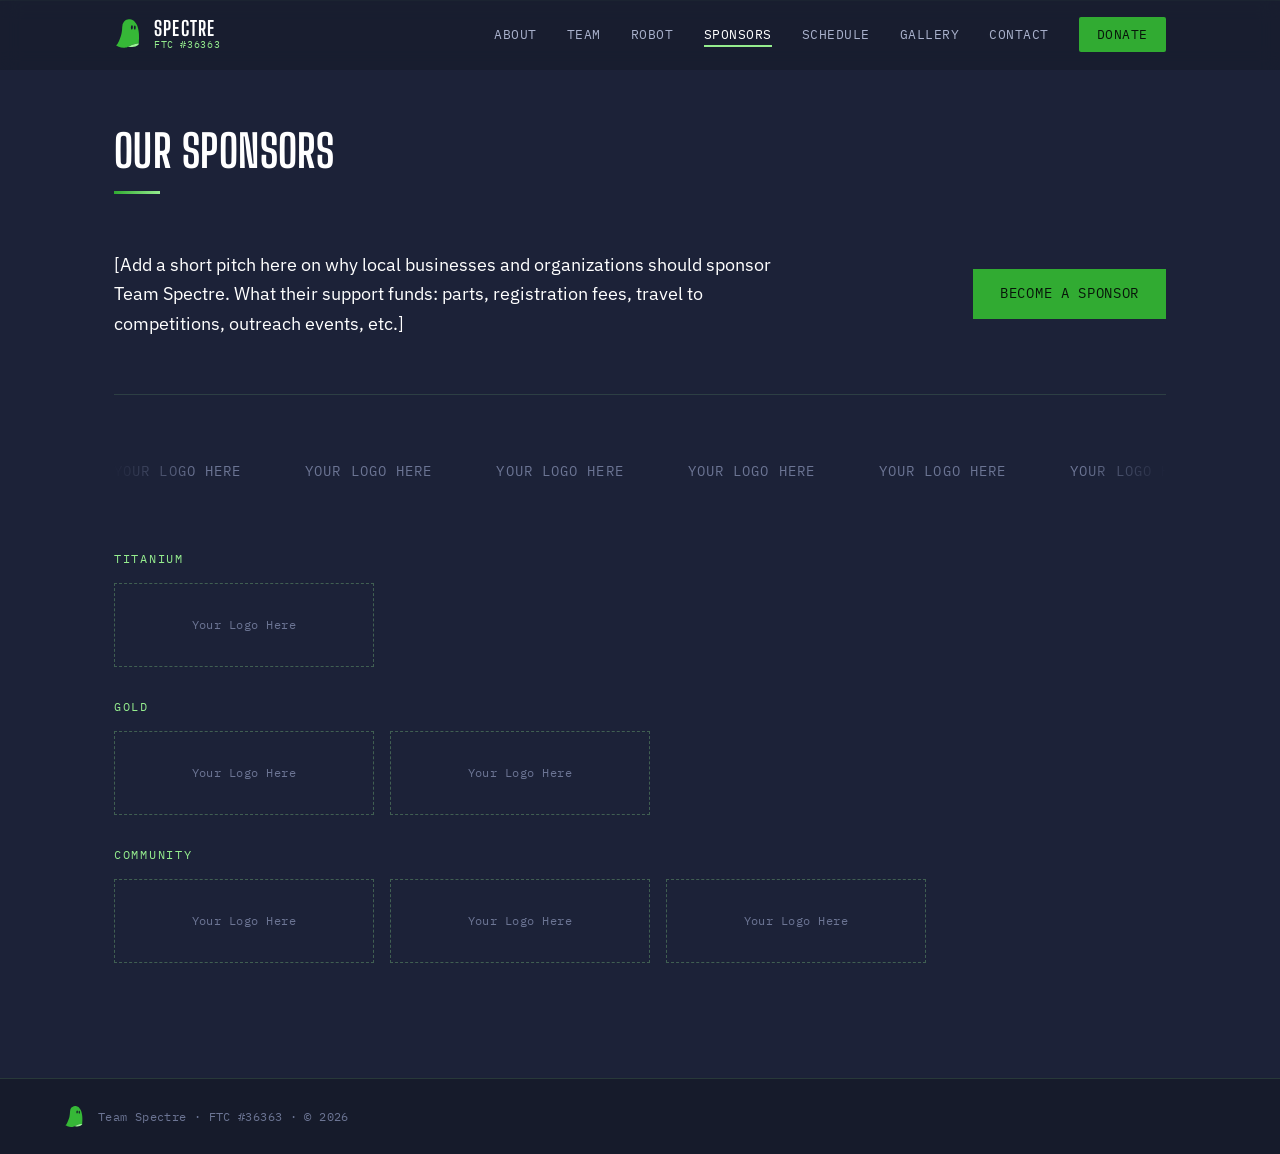
<file: team-spectre-website_2/sponsors.html>
<!DOCTYPE html>
<html lang="en">
<head>
  <meta charset="UTF-8">
  <meta name="viewport" content="width=device-width, initial-scale=1.0">
  <title>Sponsors | Team Spectre</title>
  <meta name="description" content="Support FTC Team Spectre #36363 and see our current sponsors.">
  <meta name="theme-color" content="#161B2B">

  <!-- Open Graph (edit image/url once the site is live) -->
  <meta property="og:title" content="Sponsors | Team Spectre">
  <meta property="og:description" content="Support FTC Team Spectre #36363 and see our current sponsors.">
  <meta property="og:type" content="website">

  <link rel="icon" type="image/svg+xml" href="assets/logo.svg">

  <link rel="preconnect" href="https://fonts.googleapis.com">
  <link rel="preconnect" href="https://fonts.gstatic.com" crossorigin>
  <link href="https://fonts.googleapis.com/css2?family=Big+Shoulders+Display:wght@600;700;800&family=IBM+Plex+Mono:wght@400;500;600&family=IBM+Plex+Sans:wght@400;500;600&display=swap" rel="stylesheet">

  <link rel="stylesheet" href="css/styles.css">
</head>
<body>

  <a class="skip-link" href="#main">Skip to content</a>

  <!-- ============ NAV ============ -->
  <header class="site-header" id="site-header">
    <div class="nav-inner">
      <div class="brand">
        <a href="https://ftcscout.org/teams/36363" target="_blank" rel="noopener" aria-label="Team Spectre on FTC Scout">
          <img class="brand-logo" src="assets/logo.svg" alt="Team Spectre logo" width="34" height="35">
        </a>
        <a href="index.html">
          <span class="brand-text">
            <span class="brand-name">SPECTRE</span>
            <span class="brand-num">FTC&nbsp;#36363</span>
          </span>
        </a>
      </div>

      <nav class="primary-nav" aria-label="Primary">
        <ul>
          <li><a href="about.html" data-nav>About</a></li>
          <li><a href="team.html" data-nav>Team</a></li>
          <li><a href="robot.html" data-nav>Robot</a></li>
          <li><a href="sponsors.html" data-nav>Sponsors</a></li>
          <li><a href="schedule.html" data-nav>Schedule</a></li>
          <li><a href="gallery.html" data-nav>Gallery</a></li>
          <li><a href="contact.html" data-nav>Contact</a></li>
          <li><a href="donate.html" data-nav class="nav-cta">Donate</a></li>
        </ul>
      </nav>

      <button class="nav-toggle" id="nav-toggle" aria-label="Toggle menu" aria-expanded="false" aria-controls="mobile-nav">
        <span></span><span></span><span></span>
      </button>
    </div>

    <nav class="mobile-nav" id="mobile-nav" aria-label="Mobile">
      <ul>
        <li><a href="about.html" data-nav>About</a></li>
        <li><a href="team.html" data-nav>Team</a></li>
        <li><a href="robot.html" data-nav>Robot</a></li>
        <li><a href="sponsors.html" data-nav>Sponsors</a></li>
        <li><a href="schedule.html" data-nav>Schedule</a></li>
        <li><a href="gallery.html" data-nav>Gallery</a></li>
        <li><a href="contact.html" data-nav>Contact</a></li>
        <li><a href="donate.html" data-nav class="mobile-donate">Donate</a></li>
      </ul>
    </nav>
  </header>

  <main id="main">

    <section class="section section-alt" id="sponsors">
      <div class="section-inner">
        <div class="section-head">
          <h2>Our Sponsors</h2>
        </div>

        <div class="sponsors-intro">
          <!-- EDIT: replace with your real sponsorship pitch -->
          <p class="lede">[Add a short pitch here on why local businesses and organizations should sponsor Team Spectre. What their support funds: parts, registration fees, travel to competitions, outreach events, etc.]</p>
          <a href="mailto:contact@spectre.fyi?subject=Sponsoring%20Team%20Spectre%20%2336363" class="btn btn-primary">Become a Sponsor</a>
        </div>

        <!-- Auto-scrolling strip, decorative, duplicated for a seamless loop. EDIT: replace with real sponsor names/wordmarks once secured. -->
        <div class="marquee" aria-hidden="true">
          <div class="marquee-track">
            <span>Your Logo Here</span><span>Your Logo Here</span><span>Your Logo Here</span><span>Your Logo Here</span><span>Your Logo Here</span><span>Your Logo Here</span>
            <span>Your Logo Here</span><span>Your Logo Here</span><span>Your Logo Here</span><span>Your Logo Here</span><span>Your Logo Here</span><span>Your Logo Here</span>
          </div>
        </div>

        <!-- EDIT: replace tiles with real sponsor logos once secured -->
        <div class="sponsor-tiers">
          <div class="sponsor-tier">
            <p class="tier-label mono">TITANIUM</p>
            <div class="sponsor-slots">
              <div class="sponsor-slot"><span>Your Logo Here</span></div>
            </div>
          </div>
          <div class="sponsor-tier">
            <p class="tier-label mono">GOLD</p>
            <div class="sponsor-slots">
              <div class="sponsor-slot"><span>Your Logo Here</span></div>
              <div class="sponsor-slot"><span>Your Logo Here</span></div>
            </div>
          </div>
          <div class="sponsor-tier">
            <p class="tier-label mono">COMMUNITY</p>
            <div class="sponsor-slots">
              <div class="sponsor-slot"><span>Your Logo Here</span></div>
              <div class="sponsor-slot"><span>Your Logo Here</span></div>
              <div class="sponsor-slot"><span>Your Logo Here</span></div>
            </div>
          </div>
        </div>
      </div>
    </section>

  </main>

  <footer class="site-footer">
    <div class="footer-inner">
      <img src="assets/logo.svg" alt="" width="22" height="23">
      <p>Team Spectre &middot; FTC #36363 &middot; &copy; <span id="year"></span></p>
    </div>
  </footer>

  <script src="js/main.js"></script>
</body>
</html>
</file>
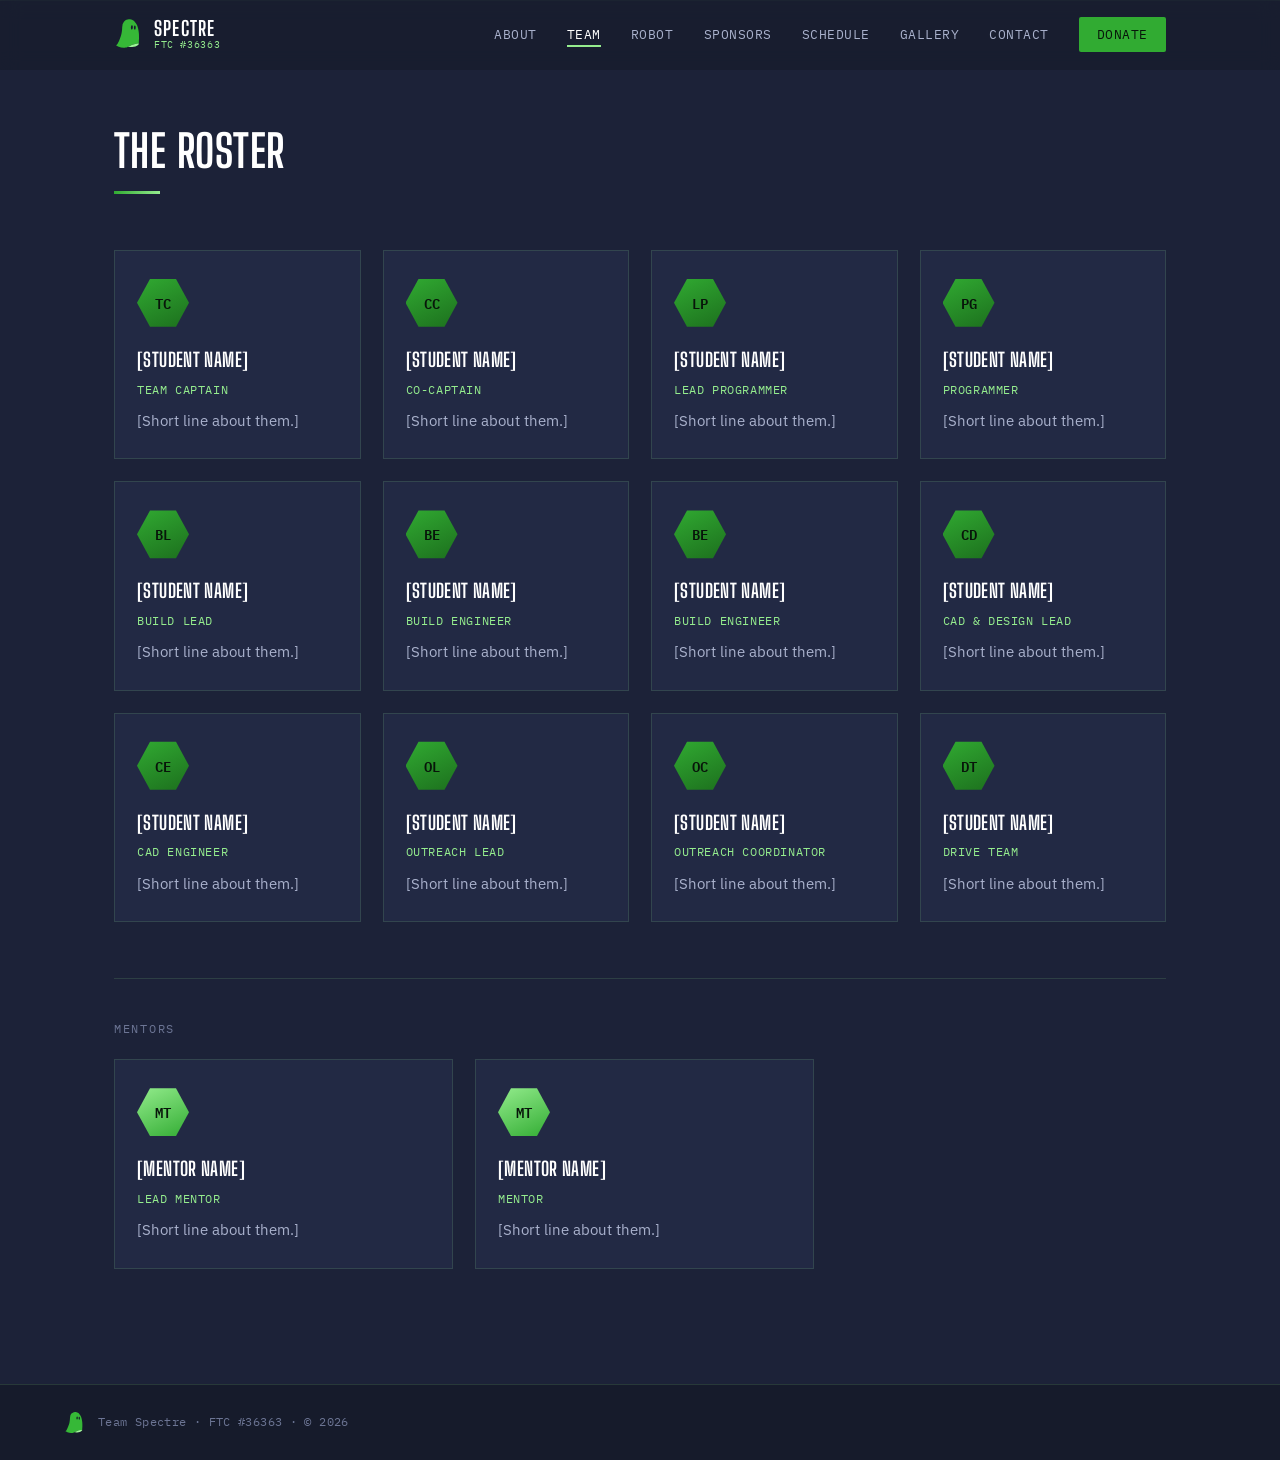
<file: team-spectre-website_2/team.html>
<!DOCTYPE html>
<html lang="en">
<head>
  <meta charset="UTF-8">
  <meta name="viewport" content="width=device-width, initial-scale=1.0">
  <title>Team | Team Spectre</title>
  <meta name="description" content="Meet the students and mentors of FTC Team Spectre #36363.">
  <meta name="theme-color" content="#161B2B">

  <!-- Open Graph (edit image/url once the site is live) -->
  <meta property="og:title" content="Team | Team Spectre">
  <meta property="og:description" content="Meet the students and mentors of FTC Team Spectre #36363.">
  <meta property="og:type" content="website">

  <link rel="icon" type="image/svg+xml" href="assets/logo.svg">

  <link rel="preconnect" href="https://fonts.googleapis.com">
  <link rel="preconnect" href="https://fonts.gstatic.com" crossorigin>
  <link href="https://fonts.googleapis.com/css2?family=Big+Shoulders+Display:wght@600;700;800&family=IBM+Plex+Mono:wght@400;500;600&family=IBM+Plex+Sans:wght@400;500;600&display=swap" rel="stylesheet">

  <link rel="stylesheet" href="css/styles.css">
</head>
<body>

  <a class="skip-link" href="#main">Skip to content</a>

  <!-- ============ NAV ============ -->
  <header class="site-header" id="site-header">
    <div class="nav-inner">
      <div class="brand">
        <a href="https://ftcscout.org/teams/36363" target="_blank" rel="noopener" aria-label="Team Spectre on FTC Scout">
          <img class="brand-logo" src="assets/logo.svg" alt="Team Spectre logo" width="34" height="35">
        </a>
        <a href="index.html">
          <span class="brand-text">
            <span class="brand-name">SPECTRE</span>
            <span class="brand-num">FTC&nbsp;#36363</span>
          </span>
        </a>
      </div>

      <nav class="primary-nav" aria-label="Primary">
        <ul>
          <li><a href="about.html" data-nav>About</a></li>
          <li><a href="team.html" data-nav>Team</a></li>
          <li><a href="robot.html" data-nav>Robot</a></li>
          <li><a href="sponsors.html" data-nav>Sponsors</a></li>
          <li><a href="schedule.html" data-nav>Schedule</a></li>
          <li><a href="gallery.html" data-nav>Gallery</a></li>
          <li><a href="contact.html" data-nav>Contact</a></li>
          <li><a href="donate.html" data-nav class="nav-cta">Donate</a></li>
        </ul>
      </nav>

      <button class="nav-toggle" id="nav-toggle" aria-label="Toggle menu" aria-expanded="false" aria-controls="mobile-nav">
        <span></span><span></span><span></span>
      </button>
    </div>

    <nav class="mobile-nav" id="mobile-nav" aria-label="Mobile">
      <ul>
        <li><a href="about.html" data-nav>About</a></li>
        <li><a href="team.html" data-nav>Team</a></li>
        <li><a href="robot.html" data-nav>Robot</a></li>
        <li><a href="sponsors.html" data-nav>Sponsors</a></li>
        <li><a href="schedule.html" data-nav>Schedule</a></li>
        <li><a href="gallery.html" data-nav>Gallery</a></li>
        <li><a href="contact.html" data-nav>Contact</a></li>
        <li><a href="donate.html" data-nav class="mobile-donate">Donate</a></li>
      </ul>
    </nav>
  </header>

  <main id="main">

    <section class="section section-alt" id="team">
      <div class="section-inner">
        <div class="section-head">
          <h2>The Roster</h2>
        </div>

        <!-- EDIT: swap placeholder names/roles/blurbs for your real 12-student roster -->
        <div class="roster-grid">
          <article class="member-card">
            <div class="member-avatar mono">TC</div>
            <h3>[Student Name]</h3>
            <p class="member-role">Team Captain</p>
            <p class="member-blurb">[Short line about them.]</p>
          </article>
          <article class="member-card">
            <div class="member-avatar mono">CC</div>
            <h3>[Student Name]</h3>
            <p class="member-role">Co-Captain</p>
            <p class="member-blurb">[Short line about them.]</p>
          </article>
          <article class="member-card">
            <div class="member-avatar mono">LP</div>
            <h3>[Student Name]</h3>
            <p class="member-role">Lead Programmer</p>
            <p class="member-blurb">[Short line about them.]</p>
          </article>
          <article class="member-card">
            <div class="member-avatar mono">PG</div>
            <h3>[Student Name]</h3>
            <p class="member-role">Programmer</p>
            <p class="member-blurb">[Short line about them.]</p>
          </article>
          <article class="member-card">
            <div class="member-avatar mono">BL</div>
            <h3>[Student Name]</h3>
            <p class="member-role">Build Lead</p>
            <p class="member-blurb">[Short line about them.]</p>
          </article>
          <article class="member-card">
            <div class="member-avatar mono">BE</div>
            <h3>[Student Name]</h3>
            <p class="member-role">Build Engineer</p>
            <p class="member-blurb">[Short line about them.]</p>
          </article>
          <article class="member-card">
            <div class="member-avatar mono">BE</div>
            <h3>[Student Name]</h3>
            <p class="member-role">Build Engineer</p>
            <p class="member-blurb">[Short line about them.]</p>
          </article>
          <article class="member-card">
            <div class="member-avatar mono">CD</div>
            <h3>[Student Name]</h3>
            <p class="member-role">CAD &amp; Design Lead</p>
            <p class="member-blurb">[Short line about them.]</p>
          </article>
          <article class="member-card">
            <div class="member-avatar mono">CE</div>
            <h3>[Student Name]</h3>
            <p class="member-role">CAD Engineer</p>
            <p class="member-blurb">[Short line about them.]</p>
          </article>
          <article class="member-card">
            <div class="member-avatar mono">OL</div>
            <h3>[Student Name]</h3>
            <p class="member-role">Outreach Lead</p>
            <p class="member-blurb">[Short line about them.]</p>
          </article>
          <article class="member-card">
            <div class="member-avatar mono">OC</div>
            <h3>[Student Name]</h3>
            <p class="member-role">Outreach Coordinator</p>
            <p class="member-blurb">[Short line about them.]</p>
          </article>
          <article class="member-card">
            <div class="member-avatar mono">DT</div>
            <h3>[Student Name]</h3>
            <p class="member-role">Drive Team</p>
            <p class="member-blurb">[Short line about them.]</p>
          </article>
        </div>

        <p class="mentor-heading mono">MENTORS</p>
        <!-- EDIT: swap placeholder mentor names/blurbs -->
        <div class="roster-grid roster-grid--mentors">
          <article class="member-card member-card--mentor">
            <div class="member-avatar mono">MT</div>
            <h3>[Mentor Name]</h3>
            <p class="member-role">Lead Mentor</p>
            <p class="member-blurb">[Short line about them.]</p>
          </article>
          <article class="member-card member-card--mentor">
            <div class="member-avatar mono">MT</div>
            <h3>[Mentor Name]</h3>
            <p class="member-role">Mentor</p>
            <p class="member-blurb">[Short line about them.]</p>
          </article>
        </div>
      </div>
    </section>

  </main>

  <footer class="site-footer">
    <div class="footer-inner">
      <img src="assets/logo.svg" alt="" width="22" height="23">
      <p>Team Spectre &middot; FTC #36363 &middot; &copy; <span id="year"></span></p>
    </div>
  </footer>

  <script src="js/main.js"></script>
</body>
</html>
</file>
<file: team-spectre-website_2/css/styles.css>
/* =========================================================
   Team Spectre — FTC #36363
   Design tokens
   ========================================================= */

:root {
  --bg:            #161B2B;
  --bg-raised:     #1C2238;
  --bg-raised-2:   #222944;
  --green-1:       #31AB32;
  --green-2:       #95ED8E;
  --text:          #FFFFFF;
  --text-muted:    #A9B1CC;
  --text-faint:    #6C7594;
  --border:        rgba(149, 237, 142, 0.14);
  --border-strong: rgba(149, 237, 142, 0.30);

  --font-display: "Big Shoulders Display", "Arial Narrow", sans-serif;
  --font-body:    "IBM Plex Sans", -apple-system, "Segoe UI", sans-serif;
  --font-mono:    "IBM Plex Mono", "SFMono-Regular", Menlo, monospace;

  --max: 1180px;
  --gutter: clamp(20px, 5vw, 64px);
}

/* =========================================================
   Reset
   ========================================================= */

*, *::before, *::after { box-sizing: border-box; }
html { scroll-behavior: smooth; }
@media (prefers-reduced-motion: reduce) {
  html { scroll-behavior: auto; }
  * { animation-duration: 0.01ms !important; animation-iteration-count: 1 !important; transition-duration: 0.01ms !important; scroll-behavior: auto !important; }
}

body {
  margin: 0;
  background: var(--bg);
  color: var(--text);
  font-family: var(--font-body);
  font-size: 16px;
  line-height: 1.6;
  -webkit-font-smoothing: antialiased;
}

img { max-width: 100%; display: block; }
a { color: inherit; text-decoration: none; }
ul, ol { list-style: none; margin: 0; padding: 0; }
h1, h2, h3, dl, dd { margin: 0; }
p { margin: 0 0 1em; }
p:last-child { margin-bottom: 0; }

.mono { font-family: var(--font-mono); }

:focus-visible {
  outline: 2px solid var(--green-2);
  outline-offset: 3px;
}

.skip-link {
  position: absolute;
  left: -999px;
  top: 0;
  background: var(--green-2);
  color: var(--bg);
  padding: 10px 16px;
  z-index: 999;
  font-family: var(--font-mono);
  font-size: 0.85rem;
}
.skip-link:focus { left: 12px; top: 12px; }

/* =========================================================
   Layout helpers
   ========================================================= */

.section-inner {
  max-width: var(--max);
  margin: 0 auto;
  padding: clamp(64px, 9vw, 120px) var(--gutter);
}

.section { position: relative; border-top: 1px solid var(--border); }
.section-alt { background: var(--bg-raised); }

.section-head {
  margin-bottom: clamp(32px, 5vw, 56px);
}

.section-head h2 {
  font-family: var(--font-display);
  font-weight: 700;
  font-size: clamp(1.9rem, 4vw, 2.8rem);
  letter-spacing: 0.01em;
  text-transform: uppercase;
  position: relative;
  padding-bottom: 6px;
}
.section-head h2::after {
  content: "";
  position: absolute;
  left: 0; bottom: 0;
  width: 46px; height: 3px;
  background: linear-gradient(90deg, var(--green-1), var(--green-2));
}

.lede {
  font-size: 1.15rem;
  color: var(--text);
  max-width: 62ch;
}

/* =========================================================
   Buttons
   ========================================================= */

.btn {
  display: inline-flex;
  align-items: center;
  gap: 8px;
  padding: 13px 26px;
  font-family: var(--font-mono);
  font-size: 0.85rem;
  letter-spacing: 0.05em;
  text-transform: uppercase;
  border: 1px solid transparent;
  transition: transform 0.15s ease, background 0.15s ease, border-color 0.15s ease;
}
.btn-primary {
  background: var(--green-1);
  color: #08150A;
}
.btn-primary:hover { background: var(--green-2); transform: translateY(-1px); }
.btn-ghost {
  border-color: var(--border-strong);
  color: var(--text);
}
.btn-ghost:hover { border-color: var(--green-2); color: var(--green-2); }

/* =========================================================
   Header / Nav
   ========================================================= */

.site-header {
  position: fixed;
  top: 0; left: 0; right: 0;
  z-index: 100;
  background: rgba(22, 27, 43, 0.6);
  backdrop-filter: blur(10px);
  border-bottom: 1px solid transparent;
  transition: background 0.25s ease, border-color 0.25s ease, padding 0.25s ease;
}
.site-header.is-scrolled {
  background: rgba(22, 27, 43, 0.92);
  border-bottom-color: var(--border);
  box-shadow: 0 12px 30px -18px rgba(0,0,0,0.6);
}

.nav-inner {
  max-width: var(--max);
  margin: 0 auto;
  padding: 18px var(--gutter);
  display: flex;
  align-items: center;
  justify-content: space-between;
  gap: 24px;
  transition: padding 0.25s ease;
}
.site-header.is-scrolled .nav-inner { padding-top: 12px; padding-bottom: 12px; }

.brand { display: flex; align-items: center; gap: 10px; }
.brand-logo { width: 30px; height: 31px; }
.brand-text { display: flex; flex-direction: column; line-height: 1.05; }
.brand-name {
  font-family: var(--font-display);
  font-weight: 700;
  font-size: 1.25rem;
  letter-spacing: 0.06em;
}
.brand-num {
  font-family: var(--font-mono);
  font-size: 0.65rem;
  color: var(--green-2);
  letter-spacing: 0.06em;
}

.primary-nav ul { display: flex; align-items: center; gap: 30px; }
.primary-nav a {
  font-family: var(--font-mono);
  font-size: 0.8rem;
  letter-spacing: 0.04em;
  text-transform: uppercase;
  color: var(--text-muted);
  position: relative;
  padding-bottom: 4px;
}
.primary-nav a::after {
  content: "";
  position: absolute;
  left: 0; right: 100%; bottom: 0;
  height: 2px;
  background: var(--green-2);
  transition: right 0.2s ease;
}
.primary-nav a:hover,
.primary-nav a.is-active { color: var(--text); }
.primary-nav a:hover::after,
.primary-nav a.is-active::after { right: 0; }

.nav-cta {
  background: var(--green-1);
  color: #08150A !important;
  padding: 9px 18px !important;
  border-radius: 2px;
  transition: background 0.15s ease, transform 0.15s ease;
}
.nav-cta::after { display: none; }
.nav-cta:hover { background: var(--green-2); transform: translateY(-1px); color: #08150A !important; }

.nav-toggle {
  display: none;
  flex-direction: column;
  justify-content: center;
  gap: 5px;
  width: 34px; height: 34px;
  background: none; border: none; cursor: pointer;
  padding: 0;
}
.nav-toggle span {
  display: block;
  height: 2px;
  background: var(--text);
  transition: transform 0.2s ease, opacity 0.2s ease;
}
.nav-toggle[aria-expanded="true"] span:nth-child(1) { transform: translateY(7px) rotate(45deg); }
.nav-toggle[aria-expanded="true"] span:nth-child(2) { opacity: 0; }
.nav-toggle[aria-expanded="true"] span:nth-child(3) { transform: translateY(-7px) rotate(-45deg); }

.mobile-nav {
  max-height: 0;
  overflow: hidden;
  transition: max-height 0.25s ease;
  border-top: 1px solid transparent;
}
.mobile-nav.is-open {
  max-height: 420px;
  border-top-color: var(--border);
}
.mobile-nav ul { display: flex; flex-direction: column; padding: 8px var(--gutter) 18px; }
.mobile-nav a {
  display: block;
  padding: 12px 0;
  font-family: var(--font-mono);
  text-transform: uppercase;
  font-size: 0.85rem;
  letter-spacing: 0.05em;
  color: var(--text-muted);
  border-bottom: 1px solid var(--border);
}
.mobile-nav a:hover { color: var(--green-2); }
.mobile-nav a.is-active { color: var(--text); }
.mobile-nav a.mobile-donate {
  color: var(--green-2);
  border-bottom-color: var(--border-strong);
}

@media (max-width: 860px) {
  .primary-nav { display: none; }
  .nav-toggle { display: flex; }
}

/* =========================================================
   Hero
   ========================================================= */

.hero {
  position: relative;
  padding: calc(96px + 6vw) var(--gutter) 90px;
  min-height: 88vh;
  display: flex;
  align-items: center;
  overflow: hidden;
}

.circuit-field {
  position: absolute;
  inset: 0;
  color: var(--green-1);
  opacity: 0.10;
  pointer-events: none;
}
.circuit-field svg { width: 100%; height: 100%; }

.hero::before {
  content: "";
  position: absolute;
  inset: 0;
  background: radial-gradient(60% 55% at 78% 30%, rgba(49,171,50,0.18), transparent 70%);
  pointer-events: none;
}

.hero-inner {
  position: relative;
  max-width: 640px;
}

.eyebrow {
  color: var(--green-2);
  font-size: 0.8rem;
  letter-spacing: 0.14em;
  text-transform: uppercase;
  margin-bottom: 22px;
}

.hero-title {
  font-family: var(--font-display);
  font-weight: 800;
  text-transform: uppercase;
  font-size: clamp(3.6rem, 10vw, 6.6rem);
  line-height: 0.92;
  letter-spacing: 0.01em;
  margin-bottom: 26px;
}
.line-wrap { display: block; overflow: hidden; }
.line { display: block; }
.line.is-accent { color: var(--green-2); }

.hero-tagline {
  font-size: 1.2rem;
  color: var(--text-muted);
  max-width: 46ch;
  margin-bottom: 36px;
}

.hero-actions { display: flex; flex-wrap: wrap; gap: 16px; }

/* Cursor-follow glow (desktop only, purely decorative) */
.cursor-glow {
  position: absolute;
  inset: 0;
  pointer-events: none;
  background: radial-gradient(360px circle at var(--mx, 70%) var(--my, 35%), rgba(149,237,142,0.10), transparent 60%);
  opacity: 0;
  transition: opacity 0.4s ease;
}
.cursor-glow.is-active { opacity: 1; }

/* On-load hero reveal — pure CSS, runs with or without JS.
   Base state is fully visible; the animation is additive polish. */
.hero-in {
  animation: heroIn 0.9s cubic-bezier(0.16, 1, 0.3, 1) both;
}
.hero-in-1 { animation-delay: 0.05s; }
.hero-in-2 { animation-delay: 0.15s; }
.hero-in-3 { animation-delay: 0.28s; }
.hero-in-4 { animation-delay: 0.42s; }
.hero-in-5 { animation-delay: 0.52s; }

@keyframes heroIn {
  from { opacity: 0; transform: translateY(28px); }
  to   { opacity: 1; transform: translateY(0); }
}
@media (prefers-reduced-motion: reduce) {
  .hero-in { animation: none; }
}

.hero-mark {
  position: absolute;
  right: clamp(-40px, 4vw, 60px);
  top: 50%;
  transform: translateY(-50%);
  width: clamp(200px, 24vw, 320px);
  opacity: 0.9;
  filter: drop-shadow(0 0 40px rgba(149,237,142,0.18));
}
.hero-mark-in { animation: heroMarkIn 1.2s cubic-bezier(0.16, 1, 0.3, 1) 0.2s both; }
@keyframes heroMarkIn {
  from { opacity: 0; }
  to   { opacity: 0.9; }
}
@media (prefers-reduced-motion: reduce) {
  .hero-mark-in { animation: none; }
}

@media (max-width: 980px) {
  .hero-mark { opacity: 0.16; width: 60vw; right: -10vw; }
}

.scroll-cue {
  position: absolute;
  bottom: 28px;
  left: var(--gutter);
  width: 26px; height: 42px;
  border: 1px solid var(--border-strong);
  border-radius: 14px;
}
.scroll-cue span {
  position: absolute;
  top: 8px; left: 50%;
  width: 4px; height: 8px;
  margin-left: -2px;
  background: var(--green-2);
  border-radius: 2px;
  animation: cue 1.8s ease infinite;
}
@keyframes cue {
  0%   { transform: translateY(0);   opacity: 1; }
  70%  { transform: translateY(14px); opacity: 0; }
  100% { transform: translateY(0);   opacity: 0; }
}

/* =========================================================
   About
   ========================================================= */

.about-grid {
  max-width: 74ch;
  margin-bottom: clamp(40px, 6vw, 64px);
}

.about-copy p { color: var(--text-muted); }
.about-copy .lede { color: var(--text); }
.about-copy em { color: var(--green-2); font-style: normal; }

.values-grid {
  display: grid;
  grid-template-columns: repeat(4, 1fr);
  gap: 1px;
  background: var(--border);
  border: 1px solid var(--border);
}

.value-card {
  background: var(--bg);
  padding: 28px 24px;
  transition: background 0.2s ease, transform 0.2s ease;
}
.value-card:hover {
  background: var(--bg-raised);
  transform: translateY(-3px);
}

.values-index {
  display: block;
  color: var(--green-2);
  font-size: 0.85rem;
  margin-bottom: 14px;
}
.value-card h3 {
  font-family: var(--font-display);
  font-size: 1.2rem;
  letter-spacing: 0.02em;
  text-transform: uppercase;
  margin-bottom: 8px;
}
.value-card p { color: var(--text-muted); font-size: 0.92rem; }

@media (max-width: 860px) {
  .values-grid { grid-template-columns: repeat(2, 1fr); }
}
@media (max-width: 520px) {
  .values-grid { grid-template-columns: 1fr; }
}

/* =========================================================
   Roster
   ========================================================= */

.roster-grid {
  display: grid;
  grid-template-columns: repeat(auto-fill, minmax(210px, 1fr));
  gap: 22px;
}

.mentor-heading {
  color: var(--text-faint);
  font-size: 0.78rem;
  letter-spacing: 0.14em;
  margin: clamp(40px, 5vw, 56px) 0 20px;
  padding-top: clamp(28px, 4vw, 40px);
  border-top: 1px solid var(--border);
}

.roster-grid--mentors {
  grid-template-columns: repeat(auto-fill, minmax(230px, 1fr));
  max-width: 700px;
}

.member-card {
  padding: 26px 22px;
  background: var(--bg);
  border: 1px solid var(--border);
  position: relative;
  transition: border-color 0.2s ease, transform 0.2s ease;
}
.section-alt .member-card { background: var(--bg-raised-2); }
.member-card:hover { border-color: var(--border-strong); transform: translateY(-3px); }

.member-avatar {
  width: 52px; height: 52px;
  display: flex; align-items: center; justify-content: center;
  clip-path: polygon(25% 4%, 75% 4%, 100% 50%, 75% 96%, 25% 96%, 0% 50%);
  background: linear-gradient(155deg, var(--green-1), #1c6e1d);
  color: #08150A;
  font-weight: 600;
  font-size: 0.85rem;
  margin-bottom: 16px;
}
.member-card--mentor .member-avatar {
  background: linear-gradient(155deg, var(--green-2), var(--green-1));
}

.member-card h3 {
  font-family: var(--font-display);
  font-size: 1.2rem;
  letter-spacing: 0.02em;
  text-transform: uppercase;
}
.member-role {
  color: var(--green-2);
  font-family: var(--font-mono);
  font-size: 0.75rem;
  letter-spacing: 0.05em;
  text-transform: uppercase;
  margin: 4px 0 10px;
}
.member-blurb { color: var(--text-muted); font-size: 0.92rem; }

/* =========================================================
   Robot & Season
   ========================================================= */

.robot-grid {
  display: grid;
  grid-template-columns: 1.3fr 1fr;
  gap: clamp(32px, 6vw, 80px);
  align-items: start;
}

.robot-photo-col { display: flex; }

.robot-photo {
  display: block;
  width: 100%;
  max-width: 440px;
  height: auto;
  border: 1px solid var(--border-strong);
}

.season-tag {
  color: var(--green-2);
  font-size: 0.8rem;
  letter-spacing: 0.08em;
  margin-bottom: 10px;
}

.robot-name {
  font-family: var(--font-display);
  font-size: clamp(2rem, 4vw, 2.8rem);
  text-transform: uppercase;
  letter-spacing: 0.01em;
  margin-bottom: 16px;
}

.robot-specs-card > p { color: var(--text-muted); margin-bottom: 28px; }

.spec-sheet {
  border-top: 1px solid var(--border);
}
.spec-sheet div {
  display: grid;
  grid-template-columns: 140px 1fr;
  gap: 12px;
  padding: 12px 0;
  border-bottom: 1px solid var(--border);
  font-size: 0.85rem;
}
.spec-sheet dt { color: var(--text-faint); text-transform: uppercase; letter-spacing: 0.05em; }
.spec-sheet dd { color: var(--text); margin: 0; }

.robot-specs-card {
  background: var(--bg-raised);
  border: 1px solid var(--border);
  padding: 28px 26px;
}
.section-alt .robot-specs-card,
.section:not(.section-alt) .robot-specs-card { background: var(--bg-raised-2); }

@media (max-width: 860px) {
  .robot-grid { grid-template-columns: 1fr; }
  .robot-photo { max-width: 320px; }
}

/* =========================================================
   Sponsors
   ========================================================= */

.sponsors-intro {
  display: flex;
  flex-wrap: wrap;
  align-items: center;
  justify-content: space-between;
  gap: 24px;
  padding-bottom: clamp(32px, 5vw, 56px);
  margin-bottom: clamp(32px, 5vw, 56px);
  border-bottom: 1px solid var(--border);
}
.sponsors-intro .lede { margin: 0; flex: 1 1 420px; }

.sponsor-tiers { display: flex; flex-direction: column; gap: 30px; }
.tier-label {
  color: var(--green-2);
  font-size: 0.78rem;
  letter-spacing: 0.14em;
  margin-bottom: 14px;
}
.sponsor-slots { display: flex; flex-wrap: wrap; gap: 16px; }
.sponsor-slot {
  flex: 1 1 200px;
  max-width: 260px;
  height: 84px;
  display: flex; align-items: center; justify-content: center;
  border: 1px dashed var(--border-strong);
  color: var(--text-faint);
  font-family: var(--font-mono);
  font-size: 0.78rem;
  letter-spacing: 0.04em;
}

/* Auto-scrolling sponsor strip */
.marquee {
  overflow: hidden;
  margin-bottom: clamp(32px, 5vw, 56px);
  -webkit-mask-image: linear-gradient(90deg, transparent, #000 8%, #000 92%, transparent);
  mask-image: linear-gradient(90deg, transparent, #000 8%, #000 92%, transparent);
}
.marquee-track {
  display: flex;
  width: max-content;
  gap: clamp(32px, 6vw, 64px);
  animation: marquee 26s linear infinite;
}
.marquee-track span {
  font-family: var(--font-mono);
  font-size: 0.85rem;
  letter-spacing: 0.08em;
  text-transform: uppercase;
  color: var(--text-faint);
  white-space: nowrap;
  padding: 10px 0;
}
@keyframes marquee {
  from { transform: translateX(0); }
  to   { transform: translateX(-50%); }
}
@media (prefers-reduced-motion: reduce) {
  .marquee-track { animation: none; }
  .marquee { overflow-x: auto; }
}

/* =========================================================
   Donate
   ========================================================= */

.donate-grid {
  display: grid;
  grid-template-columns: 1.2fr 1fr;
  gap: clamp(32px, 6vw, 80px);
  align-items: start;
}

.donate-copy .btn { margin: 22px 0 16px; }
.donate-note { color: var(--text-faint); font-size: 0.85rem; }

.donate-tiers {
  display: flex;
  flex-direction: column;
  border-top: 1px solid var(--border);
}
.donate-tiers li {
  display: flex;
  align-items: baseline;
  justify-content: space-between;
  gap: 16px;
  padding: 16px 0;
  border-bottom: 1px solid var(--border);
  font-size: 0.85rem;
}
.donate-amount {
  color: var(--green-2);
  font-size: 1.1rem;
  white-space: nowrap;
}
.donate-impact { color: var(--text-muted); text-align: right; }

@media (max-width: 860px) {
  .donate-grid { grid-template-columns: 1fr; }
  .donate-impact { text-align: left; }
  .donate-tiers li { flex-direction: column; gap: 4px; }
}

/* =========================================================
   Schedule
   ========================================================= */

.event-list { border-top: 1px solid var(--border); }
.event-list li {
  display: grid;
  grid-template-columns: 120px 1fr auto;
  gap: 16px;
  align-items: center;
  padding: 18px 0;
  border-bottom: 1px solid var(--border);
  transition: background 0.15s ease;
}
.event-list li:hover { background: rgba(149,237,142,0.04); }
.event-date { color: var(--green-2); font-size: 0.82rem; letter-spacing: 0.04em; }
.event-name {
  font-family: var(--font-display);
  font-size: 1.15rem;
  text-transform: uppercase;
  letter-spacing: 0.02em;
}
.event-loc { color: var(--text-faint); font-size: 0.85rem; text-align: right; }
.schedule-note { color: var(--text-faint); font-size: 0.9rem; margin-top: 24px; }

@media (max-width: 560px) {
  .event-list li { grid-template-columns: 1fr; gap: 4px; }
  .event-loc { text-align: left; }
}

/* =========================================================
   Gallery
   ========================================================= */

.gallery-grid {
  display: grid;
  grid-template-columns: repeat(auto-fill, minmax(200px, 1fr));
  gap: 18px;
}
.gallery-slot {
  aspect-ratio: 4 / 3;
  border: 1px dashed var(--border-strong);
  display: flex; align-items: center; justify-content: center;
  color: var(--text-faint);
  font-family: var(--font-mono);
  font-size: 0.78rem;
  letter-spacing: 0.05em;
  text-transform: uppercase;
}

.gallery-item {
  margin: 0;
  border: 1px solid var(--border);
}
.gallery-item img {
  display: block;
  width: 100%;
  aspect-ratio: 4 / 3;
  object-fit: cover;
}
.gallery-item figcaption {
  padding: 10px 12px;
  color: var(--text-faint);
  font-family: var(--font-mono);
  font-size: 0.72rem;
  letter-spacing: 0.03em;
  border-top: 1px solid var(--border);
}

/* =========================================================
   Contact
   ========================================================= */

.contact-email {
  display: inline-block;
  font-size: clamp(1.4rem, 3.4vw, 2rem);
  color: var(--green-2);
  border-bottom: 1px solid var(--border-strong);
  padding-bottom: 6px;
  margin: 18px 0 26px;
}
.contact-email:hover { color: var(--text); border-color: var(--green-2); }

.social-list { display: flex; gap: 22px; }
.social-list a {
  font-family: var(--font-mono);
  font-size: 0.8rem;
  letter-spacing: 0.05em;
  text-transform: uppercase;
  color: var(--text-muted);
}
.social-list a:hover { color: var(--green-2); }

/* =========================================================
   Footer
   ========================================================= */

.site-footer {
  border-top: 1px solid var(--border);
  padding: 26px var(--gutter);
}
.footer-inner {
  max-width: var(--max);
  margin: 0 auto;
  display: flex;
  align-items: center;
  gap: 12px;
}
.footer-inner p {
  color: var(--text-faint);
  font-family: var(--font-mono);
  font-size: 0.78rem;
  letter-spacing: 0.03em;
}

/* =========================================================
   Scroll-in accent (content is fully visible at rest;
   this only adds a subtle settle-in motion once it scrolls
   into view — never a precondition for seeing the content)
   ========================================================= */

.reveal {
  transition: transform 0.5s ease;
}
@media (prefers-reduced-motion: no-preference) {
  .reveal:not(.is-visible) {
    transform: translateY(14px);
  }
}
</file>
